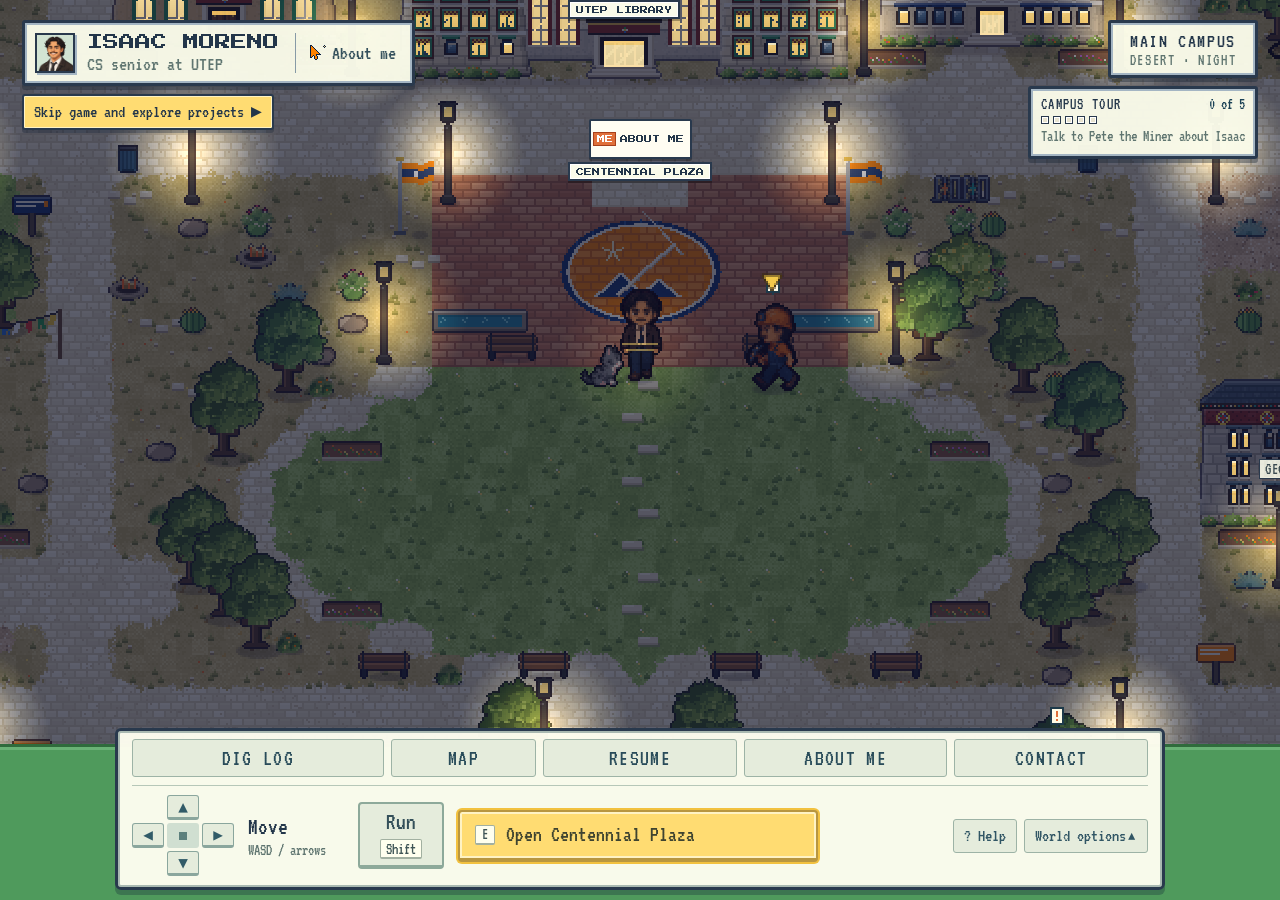
<file: index.html>
<!doctype html>
<html lang="en">
<head>
<meta charset="utf-8">
<meta name="viewport" content="width=device-width, initial-scale=1, viewport-fit=cover">
<title>Isaac Moreno / Playable Portfolio</title>
<meta name="description" content="Isaac Moreno, Computer Science senior at UTEP with a Minor in Mathematics. Walk a pixel-art UTEP campus where every landmark opens part of his portfolio.">
<meta property="og:title" content="Isaac Moreno / Playable Portfolio">
<meta property="og:description" content="A playable pixel-art portfolio set on the UTEP campus in El Paso, TX.">
<meta property="og:type" content="website">
<meta property="og:image" content="assets/og-image.png">
<meta name="theme-color" content="#1e3a4a">
<link rel="icon" href="assets/favicon.png?v=37">
<link rel="preload" href="assets/fonts/PressStart2P.woff2?v=37" as="font" type="font/woff2" crossorigin>
<link rel="preload" href="assets/fonts/VT323.woff2?v=37" as="font" type="font/woff2" crossorigin>
<link rel="stylesheet" href="css/style.css?v=37">
</head>
<body tabindex="-1">
<a class="skiplink" href="recruiter.html">Skip the game: plain recruiter view</a>
<main id="game" aria-label="Playable campus">
  <canvas id="screen" role="img" aria-label="Pixel-art map of the UTEP campus"></canvas>
  <div id="signs" aria-hidden="true"></div>
</main>

<header class="hud-top">
  <div class="hud-left">
  <div id="profile" class="card">
    <canvas id="portrait" width="80" height="80" data-css="40" aria-hidden="true"></canvas>
    <div class="who"><b>ISAAC MORENO</b><span>CS senior at UTEP</span></div>
    <button id="about-btn" class="hud-about" aria-label="About me, open the MinerDex"><img src="assets/cursors/miner-pointer.svg?v=37" width="16" height="16" alt="">About me</button>
  </div>
  <a id="skip-btn" class="card skipgame" href="recruiter.html"><span class="long">Skip game and explore projects</span><span class="short">Skip game</span> ▶</a>
  </div>
  <div class="hud-right">
    <div id="plate" class="card plate" aria-live="polite"><b id="plate-area">MAIN CAMPUS</b><span id="plate-sub">DESERT · DAYTIME</span></div>
    <div id="quest-hud" class="card quest-hud" aria-live="polite">
      <div class="qh-row"><b>CAMPUS TOUR</b><span id="quest-count">0 of 5</span></div>
      <div id="quest-dots" class="qdots" aria-hidden="true"></div>
      <span id="quest-obj">Optional tour: talk to each host mascot.</span>
      <div class="qh-actions"><button id="quest-reset" class="mini" type="button" hidden>Reset tour</button><button id="quest-again" class="mini" type="button" hidden>View reward</button></div>
    </div>
  </div>
</header>

<div id="strip" aria-hidden="true"></div>
<nav id="dock" class="card" aria-label="Game controls">
  <div class="tabs">
    <button data-open="log" aria-keyshortcuts="P">DIG LOG</button>
    <button data-open="map" aria-keyshortcuts="M">MAP</button>
    <a href="assets/Resume_Isaac_Moreno.pdf?v=37" target="_blank" rel="noopener" aria-label="Resume PDF, opens in a new tab">RESUME</a>
    <button data-open="about">ABOUT ME</button>
    <button data-open="contact" aria-keyshortcuts="C">CONTACT</button>
  </div>
  <div class="row">
    <div class="dpad" role="group" aria-label="Direction pad">
      <button data-dir="0,-1" class="d-up" aria-label="Move up">▲</button>
      <button data-dir="-1,0" class="d-left" aria-label="Move left">◀</button>
      <span class="d-mid" aria-hidden="true"></span>
      <button data-dir="1,0" class="d-right" aria-label="Move right">▶</button>
      <button data-dir="0,1" class="d-down" aria-label="Move down">▼</button>
    </div>
    <div class="dlabel"><b>Move</b><small>WASD / arrows</small></div>
    <button id="run-btn" class="run" aria-pressed="false" aria-label="Run (hold Shift)">Run<kbd>Shift</kbd></button>
    <button id="act-btn" class="act" disabled aria-keyshortcuts="E"><kbd>E</kbd><span id="act-label">Interact</span></button>
    <div class="side">
      <button data-open="help" class="mini">? Help</button>
      <button id="world-btn" class="mini wo" aria-expanded="false" aria-controls="world-menu"><span class="long">World options</span><span class="short">World</span> ▴</button>
    </div>
  </div>
</nav>

<div id="world-menu" class="card pop" hidden>
  <label for="opt-time">Time of day</label>
  <select id="opt-time"><option value="auto">Auto · El Paso clock</option><option value="day">Day</option><option value="dusk">Dusk</option><option value="night">Night</option></select>
  <label for="opt-weather">Weather</label>
  <select id="opt-weather"><option value="clear">Clear desert sky</option><option value="monsoon">Monsoon rain</option><option value="dust">Dust storm</option></select>
  <button id="opt-dusk">Switch to dusk</button>
  <button id="opt-sound" aria-pressed="false">Sound off</button>
  <button id="opt-start">Back to start</button>
  <div class="zoom"><button id="opt-zout" aria-label="Zoom out">−</button><span>Zoom</span><button id="opt-zin" aria-label="Zoom in">+</button></div>
</div>

<div id="toast" role="status" aria-live="polite"></div>

<div id="quest-win" hidden>
  <canvas id="quest-fx" aria-hidden="true"></canvas>
  <div class="quest-win-card card" role="dialog" aria-labelledby="quest-win-title" aria-modal="true">
    <h2 id="quest-win-title">You've seen it all</h2>
    <p>Thanks for walking the campus tour. Download Isaac's resume or send him a note.</p>
    <div class="btnrow">
      <a class="btn primary" href="assets/Resume_Isaac_Moreno.pdf?v=37" target="_blank" rel="noopener">Download resume</a>
      <button class="btn" type="button" data-act="open" data-id="contact" id="quest-contact">Contact me</button>
      <button class="btn ghost" type="button" id="quest-win-close">Close</button>
    </div>
  </div>
</div>

<div id="modal-wrap" hidden>
  <div id="modal" role="dialog" aria-modal="true" aria-labelledby="modal-title-sr">
    <div id="modal-head"><span id="crumb"></span><span id="modal-title-sr" class="sr"></span><span id="hdr-extra"></span><button id="modal-close" class="btn ghost">X Close</button></div>
    <div id="modal-body"></div>
  </div>
</div>

<div id="bus-fx" hidden aria-hidden="true"><canvas id="bus-canvas"></canvas><div id="bus-card"></div></div>

<noscript>
  <div class="noscript">
    <h1>Isaac Moreno</h1>
    <p>Computer Science senior at UTEP, Minor in Mathematics. Expected graduation Dec 2026. El Paso, TX.</p>
    <p>This playable campus needs JavaScript. Everything is also on the <a href="recruiter.html">plain recruiter page</a>, and the <a href="assets/Resume_Isaac_Moreno.pdf?v=37">resume PDF</a>.</p>
    <p>Email: <a href="mailto:ipmoreno1@miners.utep.edu">ipmoreno1@miners.utep.edu</a> · <a href="https://linkedin.com/in/isaac-moreno">LinkedIn</a> · <a href="https://github.com/Ipmoreno1">GitHub</a></p>
    <p class="fine">Fan-inspired by playable portfolios, not affiliated with any game company.</p>
  </div>
</noscript>
<script type="module" src="js/main.js?v=37"></script>
</body>
</html>
</file>
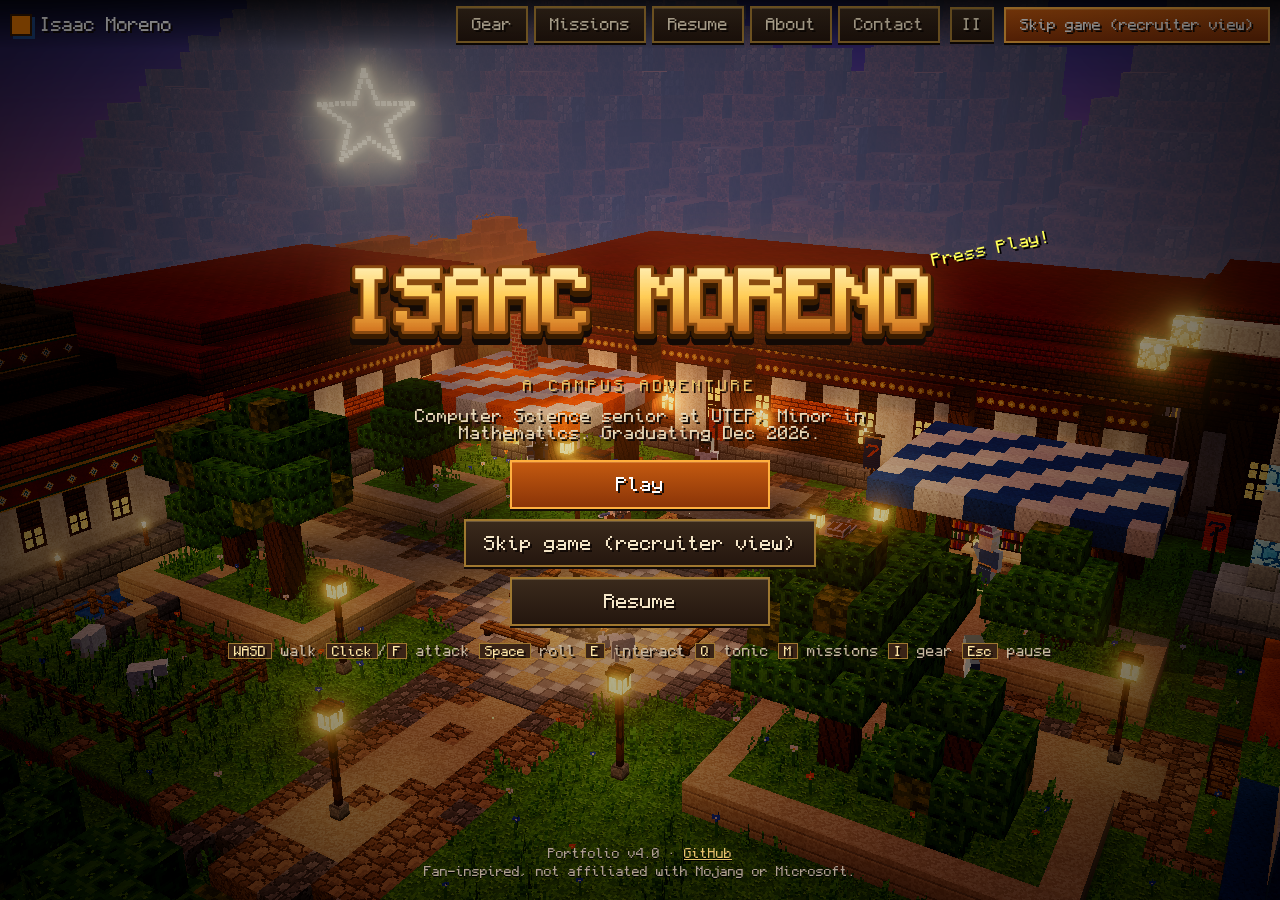
<file: dungeons/index.html>
<!doctype html>
<html lang="en">
<head>
  <meta charset="utf-8">
  <meta name="viewport" content="width=device-width, initial-scale=1, viewport-fit=cover">
  <title>Isaac Moreno / A Campus Adventure</title>
  <meta name="description" content="Isaac Moreno, UTEP Computer Science senior with a Minor in Mathematics (graduating Dec 2026). A camp-and-mission campus adventure covering his projects, research, experience, and resume.">
  <meta name="theme-color" content="#1f4a8a">
  <meta property="og:type" content="website">
  <meta property="og:title" content="Isaac Moreno / A Campus Adventure">
  <meta property="og:description" content="Start at Centennial Plaza, pick a UTEP landmark mission, and read Isaac Moreno's projects, research, and resume. Or skip straight to the plain recruiter view.">
  <meta property="og:image" content="https://ipmoreno.dev/dungeons/assets/og-image.png">
  <meta property="og:url" content="https://ipmoreno.dev/dungeons/">
  <meta name="twitter:card" content="summary_large_image">
  <link rel="icon" href="assets/favicon.png">
  <link rel="preload" href="assets/fonts/Monocraft.otf" as="font" type="font/otf" crossorigin>
  <link rel="stylesheet" href="css/style.css">
</head>
<body>
  <a class="skip-link" href="recruiter.html">Skip the game: recruiter view</a>
  <header class="topbar">
    <a class="brand" href="recruiter.html" aria-label="Isaac Moreno, plain portfolio view"><span class="brand-block" aria-hidden="true"></span><span class="brand-text">Isaac Moreno</span></a>
    <nav aria-label="Portfolio sections">
      <button class="ui-btn nav-btn" data-open="inventory" type="button">Gear</button>
      <button class="ui-btn nav-btn" data-open="map" type="button">Missions</button>
      <button class="ui-btn nav-btn" data-open="resume" type="button">Resume</button>
      <button class="ui-btn nav-btn" data-open="about" type="button">About</button>
      <button class="ui-btn nav-btn" data-open="contact" type="button">Contact</button>
    </nav>
    <button id="btn-pause" class="ui-btn pause-btn" type="button" aria-label="Pause and options">II</button>
    <a class="ui-btn skip-btn" href="recruiter.html"><span class="skip-long">Skip game (recruiter view)</span><span class="skip-short">Skip game</span></a>
  </header>

  <main>
    <h1 class="sr-only">Isaac Moreno, playable portfolio</h1>
    <canvas id="game" tabindex="0" aria-label="3D game view of a voxel UTEP camp and mission dungeons. Use the buttons, or the plain recruiter view, for the same content."></canvas>

    <div id="objective" class="objective" hidden>
      <span class="obj-mark" aria-hidden="true"></span>
      <span id="objective-text"></span>
    </div>

    <button id="prompt" class="prompt tip-box" hidden type="button"></button>
    <div id="chat" class="chat" aria-live="polite" aria-label="Chat"></div>
    <div id="toasts" class="toasts" aria-live="polite"></div>
    <div id="tooltip" class="tip-box floating" hidden role="tooltip"></div>

    <div class="hud" id="hud" hidden aria-label="Player status">
      <div class="hud-cluster">
        <div class="hud-wing left">
          <div class="soul-wrap" title="Souls"><div id="souls" class="soul-bar" role="progressbar" aria-label="Souls" aria-valuemin="0" aria-valuemax="100" aria-valuenow="0"><span id="souls-fill"></span></div></div>
          <div id="artifacts" class="art-row" aria-label="Artifacts">
            <button class="hud-slot art" data-art="0" type="button" aria-label="Artifact 1"><span class="key">1</span><img alt="" width="36" height="36"></button>
            <button class="hud-slot art" data-art="1" type="button" aria-label="Artifact 2"><span class="key">2</span><img alt="" width="36" height="36"></button>
            <button class="hud-slot art" data-art="2" type="button" aria-label="Artifact 3"><span class="key">3</span><img alt="" width="36" height="36"></button>
          </div>
        </div>
        <div class="hud-heart">
          <span id="xp-level" class="xp-level">1</span>
          <div id="heart-wrap" class="heart-wrap" role="img" aria-label="Health">
            <canvas id="heart-canvas" width="88" height="88"></canvas>
            <span id="heart-num" class="heart-num">100</span>
          </div>
        </div>
        <div class="hud-wing right">
          <div class="art-row">
            <button id="btn-potion" class="hud-slot potion" type="button" aria-label="Healing tonic, key Q"><img id="potion-icon" alt="" width="40" height="40"><span class="key">Q</span><span id="potion-cd" class="cd" hidden></span></button>
            <button id="btn-roll" class="hud-slot" type="button" aria-label="Roll, key Space"><img id="roll-icon" alt="" width="36" height="36"><span class="key">Sp</span><span id="roll-cd" class="cd" hidden></span></button>
            <div class="hud-slot quiet" id="arrows-slot" aria-label="Arrows"><img id="arrows-icon" alt="" width="32" height="32"><span id="arrows-num" class="count">30</span></div>
            <button id="btn-map" class="hud-slot" type="button" aria-label="Mission map, key M"><img id="map-icon" alt="" width="36" height="36"><span class="key">M</span></button>
          </div>
        </div>
        <div id="xp" class="xp" role="progressbar" aria-valuemin="0" aria-valuemax="10" aria-valuenow="0"><span class="xp-bar"><span id="xp-fill" class="xp-fill"></span></span></div>
      </div>
      <div class="hud-corner">
        <div class="currency" id="currency" aria-label="Paydirt"><img id="coin-icon" alt="" width="22" height="22"><span id="paydirt">0</span></div>
        <button id="btn-inv" class="hud-slot inv-btn" type="button" aria-label="Gear, key I"><img id="inv-icon" alt="" width="32" height="32"><span class="key">I</span></button>
      </div>
    </div>

    <div class="dpad" aria-label="Touch controls">
      <div id="stick" class="stick" aria-hidden="true"><span id="stick-knob" class="stick-knob"></span></div>
      <div class="ab">
        <button data-pad="x" aria-label="Attack" class="pad-x" type="button"><span aria-hidden="true">&#9876;</span></button>
        <button data-pad="b" aria-label="Roll" class="pad-b" type="button">B</button>
        <button data-pad="a" aria-label="Interact" class="pad-a" type="button">A</button>
        <button data-pad="q" aria-label="Drink tonic" class="pad-q" type="button"><span aria-hidden="true">&#9829;</span></button>
      </div>
    </div>
    <div id="nametag" class="nametag" hidden></div>
    <div id="mission-banner" class="mission-banner" hidden aria-live="polite"><p class="kicker">Mission</p><h2>Mission</h2><p></p></div>
    <div id="fade" class="fade" aria-hidden="true"></div>

    <div id="panel-wrap" class="overlay" hidden>
      <div id="panel" class="sheet" role="dialog" aria-modal="true" aria-labelledby="panel-title">
        <div class="sheet-head"><h2 id="panel-title">Panel</h2><button id="panel-close" class="ui-btn small close" aria-label="Close panel" type="button">X</button></div>
        <div id="panel-body" class="sheet-body"></div>
      </div>
    </div>

    <div id="inv-wrap" class="overlay" hidden>
      <div id="inv" class="sheet wide inv-sheet" role="dialog" aria-modal="true" aria-labelledby="inv-title">
        <div class="sheet-head"><h2 id="inv-title">Gear</h2><button id="inv-close" class="ui-btn small close" aria-label="Close gear" type="button">X</button></div>
        <div id="inv-body" class="sheet-body inv-body"></div>
      </div>
    </div>

    <div id="map-wrap" class="overlay map-overlay" hidden>
      <div id="map-labels" class="map-labels" aria-hidden="true"></div>
      <div id="worldmap" class="map-ui" role="dialog" aria-modal="true" aria-labelledby="map-title">
        <div class="map-head">
          <h2 id="map-title">Mission Select</h2>
          <p class="map-sub">UTEP and the Franklin Mountains, star included. Stylized, not to scale.</p>
          <button id="map-close" class="ui-btn small close" aria-label="Close map" type="button">X</button>
        </div>
        <ul id="mission-list" class="mission-list" aria-label="Missions"></ul>
        <aside id="briefing" class="briefing" aria-live="polite"></aside>
      </div>
    </div>

    <div id="loot-wrap" class="overlay" hidden>
      <div class="loot-stage" role="dialog" aria-modal="true" aria-labelledby="loot-name">
        <canvas id="loot-art" width="200" height="200" aria-hidden="true"></canvas>
        <p class="loot-kicker" id="loot-kicker">Item found</p>
        <h2 id="loot-name">Item</h2>
        <p id="loot-rarity" class="loot-rarity"></p>
        <p id="loot-desc" class="loot-desc"></p>
        <button id="loot-take" class="ui-btn big primary" type="button">Collect</button>
      </div>
    </div>

    <div id="complete-wrap" class="overlay" hidden>
      <div class="sheet complete-sheet" role="dialog" aria-modal="true" aria-labelledby="complete-title">
        <p class="complete-kicker">Mission complete</p>
        <h2 id="complete-title">Done</h2>
        <div id="complete-body" class="sheet-body"></div>
        <div class="btn-row">
          <button id="complete-read" class="ui-btn" type="button">Read the story</button>
          <button id="complete-continue" class="ui-btn big primary" type="button">Return to camp</button>
        </div>
      </div>
    </div>

    <section id="intro" class="intro" aria-labelledby="intro-title">
      <div class="intro-card">
        <h2 id="intro-title" class="logo"><canvas id="title-logo" aria-hidden="true"></canvas><span class="sr-only">Isaac Moreno</span><span id="splash" class="splash" aria-hidden="true">Hire this miner!</span></h2>
        <p class="edition">A CAMPUS ADVENTURE</p>
        <p class="intro-sub">Computer Science senior at UTEP, Minor in Mathematics. Graduating Dec 2026.</p>
        <div class="intro-btns">
          <button id="intro-start" class="ui-btn big primary" type="button">Play</button>
          <a class="ui-btn big" href="recruiter.html"><span class="skip-long">Skip game (recruiter view)</span><span class="skip-short">Skip game</span></a>
          <a class="ui-btn big" href="assets/Resume_Isaac_Moreno.pdf" target="_blank" rel="noopener">Resume</a>
        </div>
        <p class="intro-hint touch-hint">Drag the left stick to walk. <kbd>A</kbd> interacts, <kbd>B</kbd> rolls, the sword swings.</p>
        <p class="intro-hint keys-hint"><kbd>WASD</kbd> walk <kbd>Click</kbd>/<kbd>F</kbd> attack <kbd>Space</kbd> roll <kbd>E</kbd> interact <kbd>Q</kbd> tonic <kbd>M</kbd> missions <kbd>I</kbd> gear <kbd>Esc</kbd> pause</p>
      </div>
      <p class="intro-version">Portfolio v4.0 · <a href="https://github.com/Ipmoreno1" target="_blank" rel="noopener">GitHub</a></p>
      <p class="intro-fine">Fan-inspired, not affiliated with Mojang or Microsoft.</p>
    </section>
    <div id="loading" class="loading" role="status" aria-live="polite">
      <div class="load-card">
        <p class="load-title">Isaac Moreno</p>
        <p class="load-sub">A Campus Adventure</p>
        <div class="load-bar"><span id="load-fill"></span></div>
        <p id="load-text" class="load-text">Loading...</p>
        <a class="load-skip" href="recruiter.html">Skip game (recruiter view)</a>
      </div>
    </div>
    <div id="nogl" class="nogl" hidden role="alert">
      <div class="sheet"><div class="sheet-body">
        <h2>3D is not available here</h2>
        <p>This browser or device could not start WebGL, which the game needs.</p>
        <p>Everything is also on one plain page:</p>
        <p><a class="ui-btn primary big" href="recruiter.html">Open the recruiter view</a></p>
        <p><a class="ui-btn" href="assets/Resume_Isaac_Moreno.pdf">Resume (PDF)</a></p>
      </div></div>
    </div>
  </main>
  <noscript><p class="noscript">This game needs JavaScript. <a href="recruiter.html">View the plain portfolio instead.</a></p></noscript>
  <script type="module" src="js/game.js"></script>
</body>
</html>
</file>
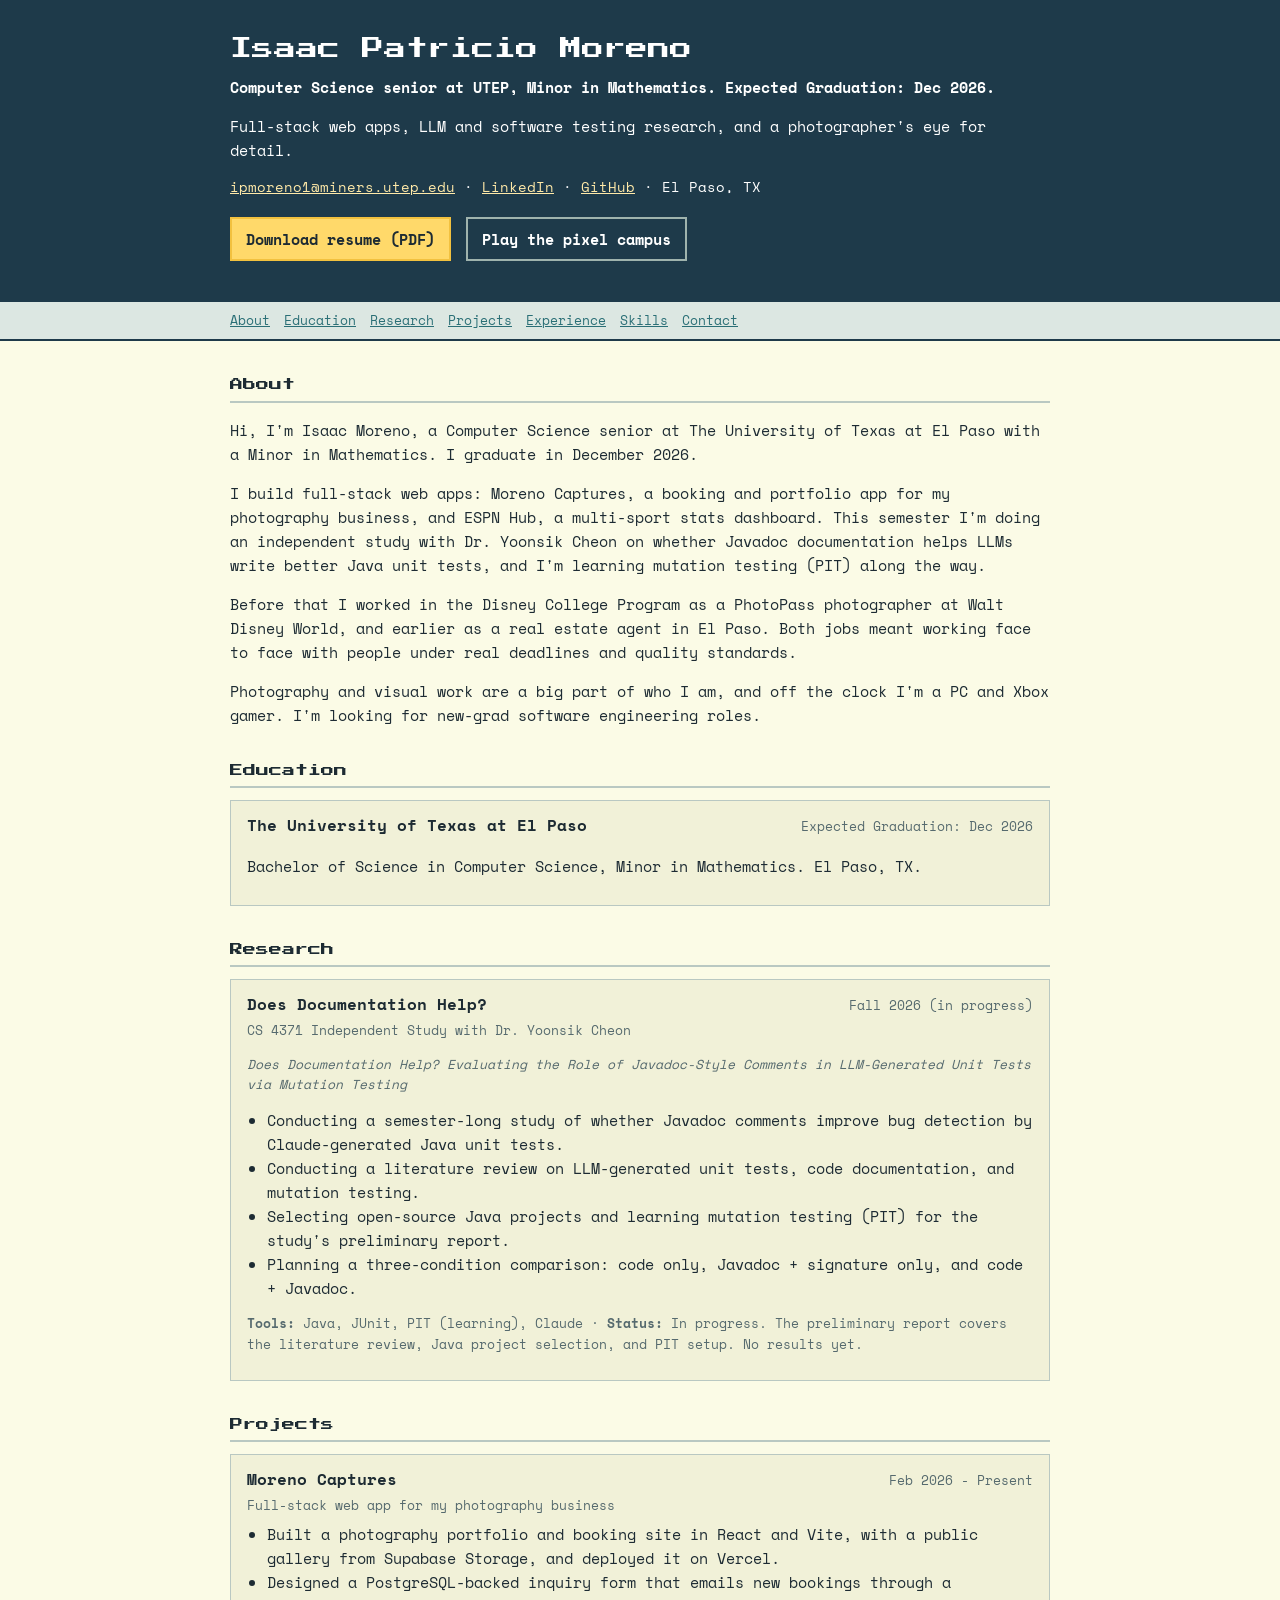
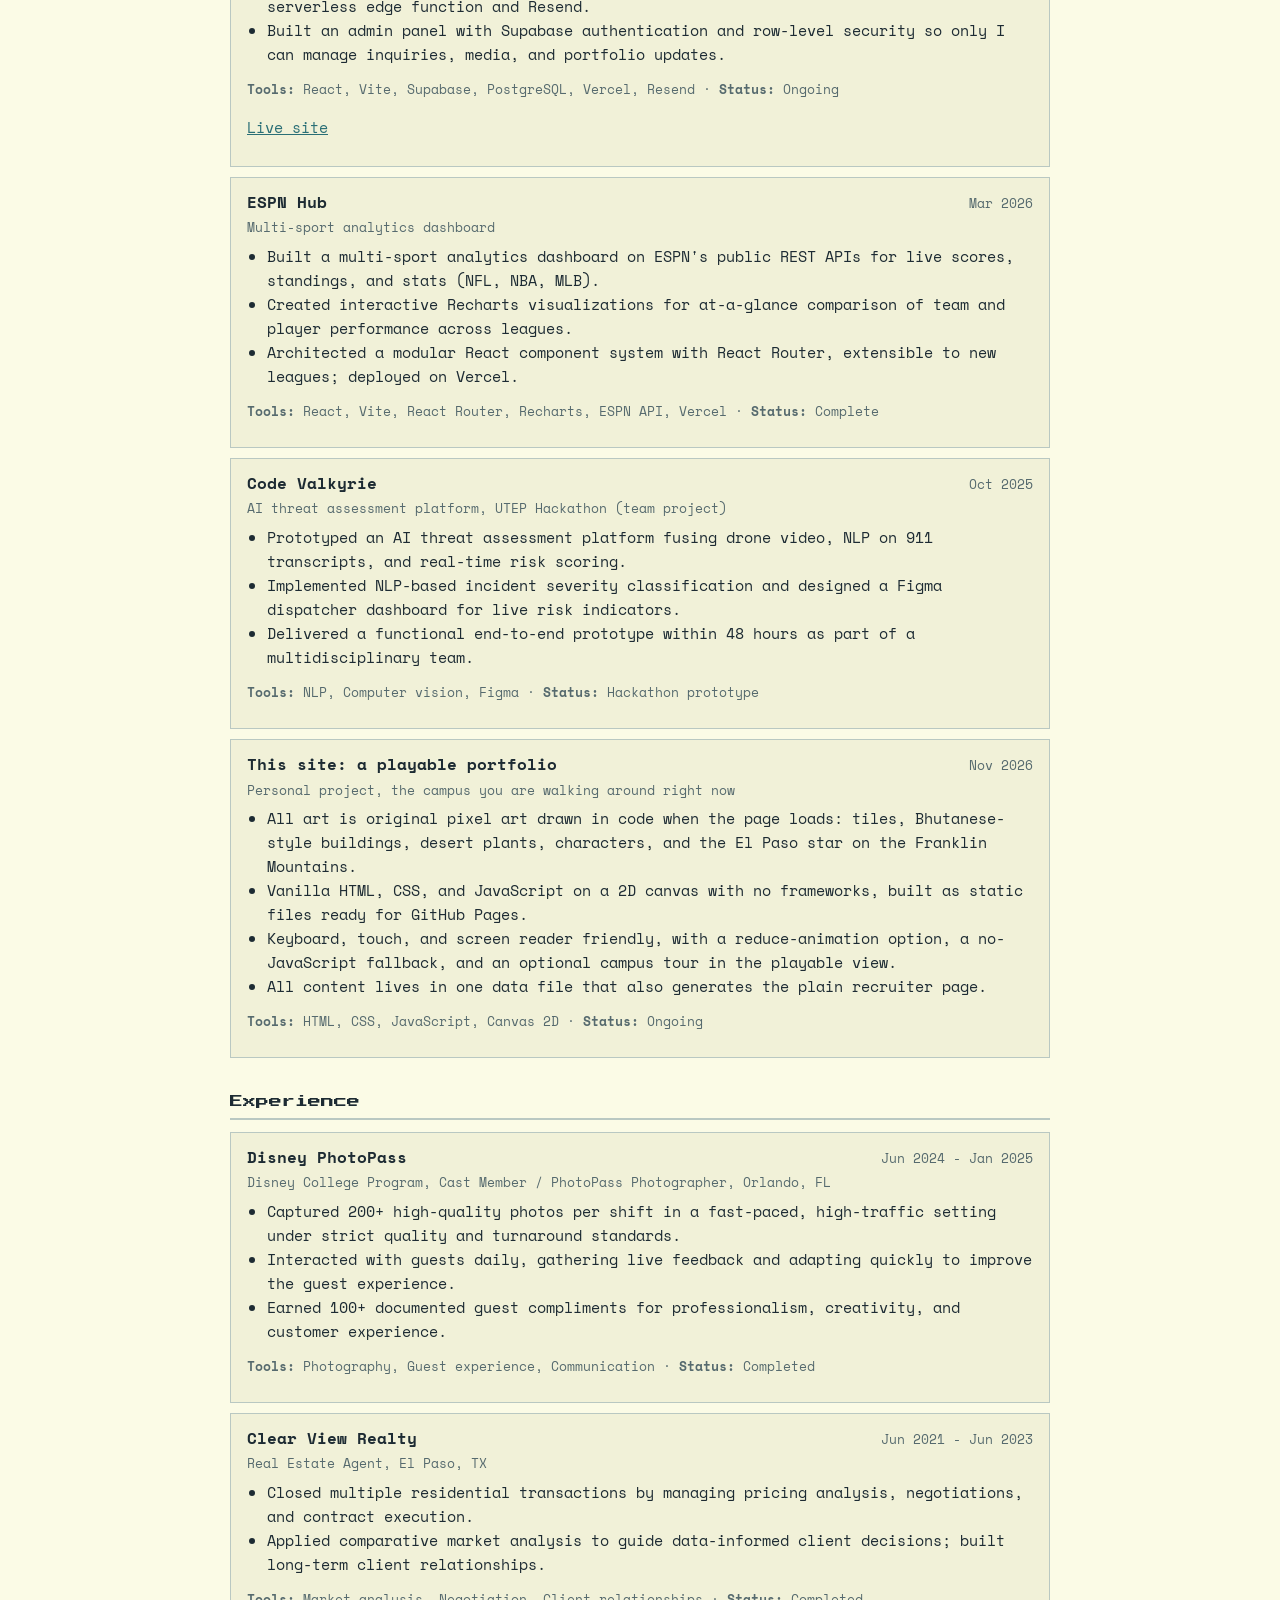
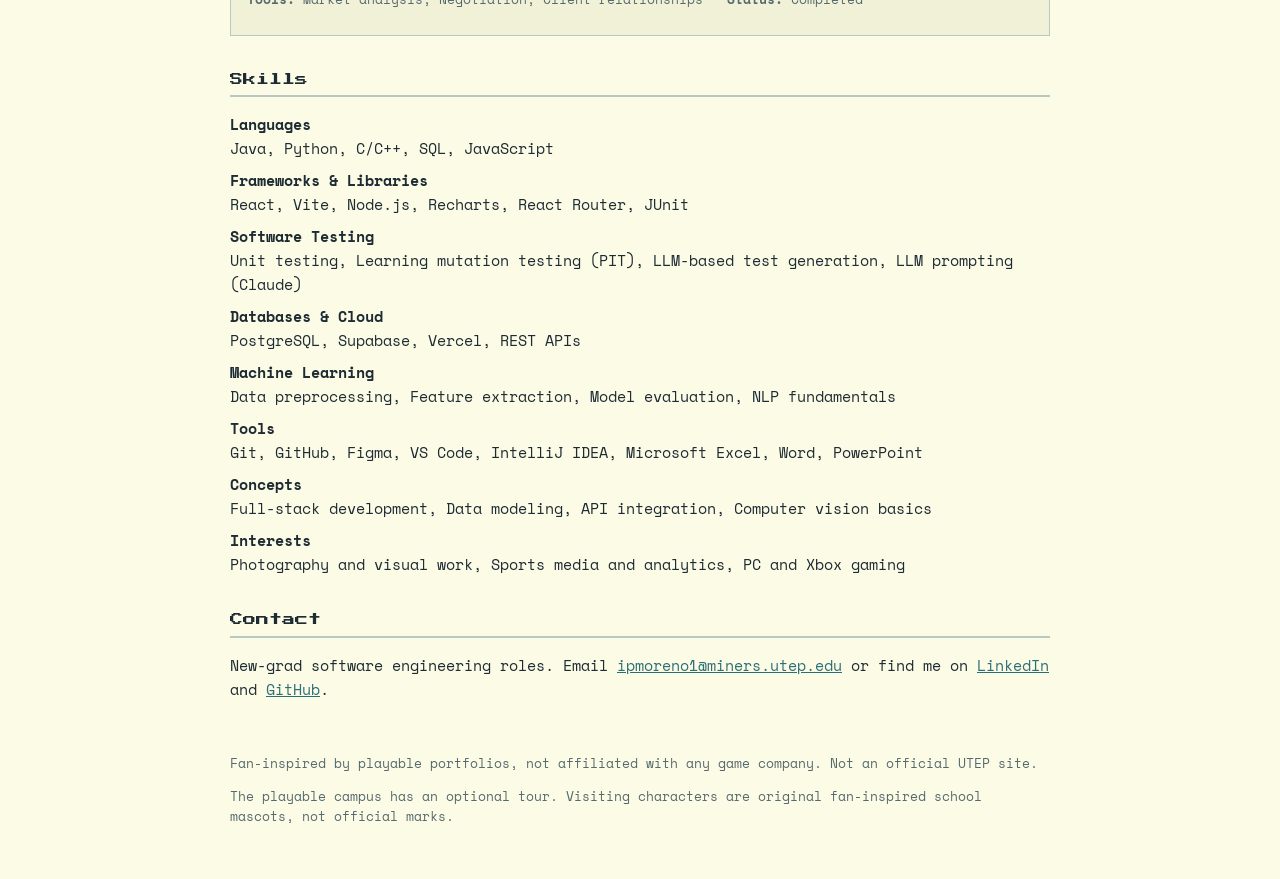
<file: recruiter.html>
<!doctype html>
<html lang="en"><head><meta charset="utf-8"><meta name="viewport" content="width=device-width, initial-scale=1">
<title>Isaac Moreno / Resume and projects</title>
<meta name="description" content="Computer Science senior at UTEP, Minor in Mathematics. Full-stack web apps, LLM and software testing research, and a photographer's eye for detail.">
<link rel="icon" href="assets/favicon.png?v=37"><link rel="stylesheet" href="css/recruiter.css?v=37"></head>
<body><a class="skiplink" href="#main">Skip to content</a>
<header class="top"><div class="wrap"><h1>Isaac Patricio Moreno</h1><p class="head">Computer Science senior at UTEP, Minor in Mathematics. Expected Graduation: Dec 2026.</p><p>Full-stack web apps, LLM and software testing research, and a photographer's eye for detail.</p>
<p class="links"><a href="mailto:ipmoreno1@miners.utep.edu">ipmoreno1@miners.utep.edu</a> · <a href="https://linkedin.com/in/isaac-moreno">LinkedIn</a> · <a href="https://github.com/Ipmoreno1">GitHub</a> · El Paso, TX</p>
<p class="cta"><a class="btn" href="assets/Resume_Isaac_Moreno.pdf?v=37">Download resume (PDF)</a> <a class="btn alt" href="index.html">Play the pixel campus</a></p></div></header>
<nav class="toc" aria-label="Sections"><div class="wrap"><a href="#about">About</a><a href="#education">Education</a><a href="#research">Research</a><a href="#projects">Projects</a><a href="#experience">Experience</a><a href="#skills">Skills</a><a href="#contact">Contact</a></div></nav>
<main id="main" class="wrap">
<section id="about"><h2>About</h2><p>Hi, I'm Isaac Moreno, a Computer Science senior at The University of Texas at El Paso with a Minor in Mathematics. I graduate in December 2026.</p><p>I build full-stack web apps: Moreno Captures, a booking and portfolio app for my photography business, and ESPN Hub, a multi-sport stats dashboard. This semester I'm doing an independent study with Dr. Yoonsik Cheon on whether Javadoc documentation helps LLMs write better Java unit tests, and I'm learning mutation testing (PIT) along the way.</p><p>Before that I worked in the Disney College Program as a PhotoPass photographer at Walt Disney World, and earlier as a real estate agent in El Paso. Both jobs meant working face to face with people under real deadlines and quality standards.</p><p>Photography and visual work are a big part of who I am, and off the clock I'm a PC and Xbox gamer. I'm looking for new-grad software engineering roles.</p></section>
<section id="education"><h2>Education</h2><article class="entry"><div class="eh"><h3>The University of Texas at El Paso</h3><span class="dates">Expected Graduation: Dec 2026</span></div><p>Bachelor of Science in Computer Science, Minor in Mathematics. El Paso, TX.</p></article></section>
<section id="research"><h2>Research</h2><article class="entry"><div class="eh"><h3>Does Documentation Help?</h3><span class="dates">Fall 2026 (in progress)</span></div>
<p class="kind">CS 4371 Independent Study with Dr. Yoonsik Cheon</p><p class="full">Does Documentation Help? Evaluating the Role of Javadoc-Style Comments in LLM-Generated Unit Tests via Mutation Testing</p>
<ul><li>Conducting a semester-long study of whether Javadoc comments improve bug detection by Claude-generated Java unit tests.</li><li>Conducting a literature review on LLM-generated unit tests, code documentation, and mutation testing.</li><li>Selecting open-source Java projects and learning mutation testing (PIT) for the study's preliminary report.</li><li>Planning a three-condition comparison: code only, Javadoc + signature only, and code + Javadoc.</li></ul>
<p class="stack"><b>Tools:</b> Java, JUnit, PIT (learning), Claude · <b>Status:</b> In progress. The preliminary report covers the literature review, Java project selection, and PIT setup. No results yet.</p>
</article></section>
<section id="projects"><h2>Projects</h2><article class="entry"><div class="eh"><h3>Moreno Captures</h3><span class="dates">Feb 2026 - Present</span></div>
<p class="kind">Full-stack web app for my photography business</p>
<ul><li>Built a photography portfolio and booking site in React and Vite, with a public gallery from Supabase Storage, and deployed it on Vercel.</li><li>Designed a PostgreSQL-backed inquiry form that emails new bookings through a serverless edge function and Resend.</li><li>Built an admin panel with Supabase authentication and row-level security so only I can manage inquiries, media, and portfolio updates.</li></ul>
<p class="stack"><b>Tools:</b> React, Vite, Supabase, PostgreSQL, Vercel, Resend · <b>Status:</b> Ongoing</p>
<p><a href="https://moreno-captures.vercel.app">Live site</a></p></article><article class="entry"><div class="eh"><h3>ESPN Hub</h3><span class="dates">Mar 2026</span></div>
<p class="kind">Multi-sport analytics dashboard</p>
<ul><li>Built a multi-sport analytics dashboard on ESPN's public REST APIs for live scores, standings, and stats (NFL, NBA, MLB).</li><li>Created interactive Recharts visualizations for at-a-glance comparison of team and player performance across leagues.</li><li>Architected a modular React component system with React Router, extensible to new leagues; deployed on Vercel.</li></ul>
<p class="stack"><b>Tools:</b> React, Vite, React Router, Recharts, ESPN API, Vercel · <b>Status:</b> Complete</p>
</article><article class="entry"><div class="eh"><h3>Code Valkyrie</h3><span class="dates">Oct 2025</span></div>
<p class="kind">AI threat assessment platform, UTEP Hackathon (team project)</p>
<ul><li>Prototyped an AI threat assessment platform fusing drone video, NLP on 911 transcripts, and real-time risk scoring.</li><li>Implemented NLP-based incident severity classification and designed a Figma dispatcher dashboard for live risk indicators.</li><li>Delivered a functional end-to-end prototype within 48 hours as part of a multidisciplinary team.</li></ul>
<p class="stack"><b>Tools:</b> NLP, Computer vision, Figma · <b>Status:</b> Hackathon prototype</p>
</article><article class="entry"><div class="eh"><h3>This site: a playable portfolio</h3><span class="dates">Nov 2026</span></div>
<p class="kind">Personal project, the campus you are walking around right now</p>
<ul><li>All art is original pixel art drawn in code when the page loads: tiles, Bhutanese-style buildings, desert plants, characters, and the El Paso star on the Franklin Mountains.</li><li>Vanilla HTML, CSS, and JavaScript on a 2D canvas with no frameworks, built as static files ready for GitHub Pages.</li><li>Keyboard, touch, and screen reader friendly, with a reduce-animation option, a no-JavaScript fallback, and an optional campus tour in the playable view.</li><li>All content lives in one data file that also generates the plain recruiter page.</li></ul>
<p class="stack"><b>Tools:</b> HTML, CSS, JavaScript, Canvas 2D · <b>Status:</b> Ongoing</p>
</article></section>
<section id="experience"><h2>Experience</h2><article class="entry"><div class="eh"><h3>Disney PhotoPass</h3><span class="dates">Jun 2024 - Jan 2025</span></div>
<p class="kind">Disney College Program, Cast Member / PhotoPass Photographer, Orlando, FL</p>
<ul><li>Captured 200+ high-quality photos per shift in a fast-paced, high-traffic setting under strict quality and turnaround standards.</li><li>Interacted with guests daily, gathering live feedback and adapting quickly to improve the guest experience.</li><li>Earned 100+ documented guest compliments for professionalism, creativity, and customer experience.</li></ul>
<p class="stack"><b>Tools:</b> Photography, Guest experience, Communication · <b>Status:</b> Completed</p>
</article><article class="entry"><div class="eh"><h3>Clear View Realty</h3><span class="dates">Jun 2021 - Jun 2023</span></div>
<p class="kind">Real Estate Agent, El Paso, TX</p>
<ul><li>Closed multiple residential transactions by managing pricing analysis, negotiations, and contract execution.</li><li>Applied comparative market analysis to guide data-informed client decisions; built long-term client relationships.</li></ul>
<p class="stack"><b>Tools:</b> Market analysis, Negotiation, Client relationships · <b>Status:</b> Completed</p>
</article></section>
<section id="skills"><h2>Skills</h2><dl class="skills"><dt>Languages</dt><dd>Java, Python, C/C++, SQL, JavaScript</dd><dt>Frameworks &amp; Libraries</dt><dd>React, Vite, Node.js, Recharts, React Router, JUnit</dd><dt>Software Testing</dt><dd>Unit testing, Learning mutation testing (PIT), LLM-based test generation, LLM prompting (Claude)</dd><dt>Databases &amp; Cloud</dt><dd>PostgreSQL, Supabase, Vercel, REST APIs</dd><dt>Machine Learning</dt><dd>Data preprocessing, Feature extraction, Model evaluation, NLP fundamentals</dd><dt>Tools</dt><dd>Git, GitHub, Figma, VS Code, IntelliJ IDEA, Microsoft Excel, Word, PowerPoint</dd><dt>Concepts</dt><dd>Full-stack development, Data modeling, API integration, Computer vision basics</dd><dt>Interests</dt><dd>Photography and visual work, Sports media and analytics, PC and Xbox gaming</dd></dl></section>
<section id="contact"><h2>Contact</h2><p>New-grad software engineering roles. Email <a href="mailto:ipmoreno1@miners.utep.edu">ipmoreno1@miners.utep.edu</a> or find me on <a href="https://linkedin.com/in/isaac-moreno">LinkedIn</a> and <a href="https://github.com/Ipmoreno1">GitHub</a>.</p></section>
</main>
<footer class="wrap foot"><p>Fan-inspired by playable portfolios, not affiliated with any game company. Not an official UTEP site.</p><p>The playable campus has an optional tour. Visiting characters are original fan-inspired school mascots, not official marks.</p></footer>
</body></html>
</file>
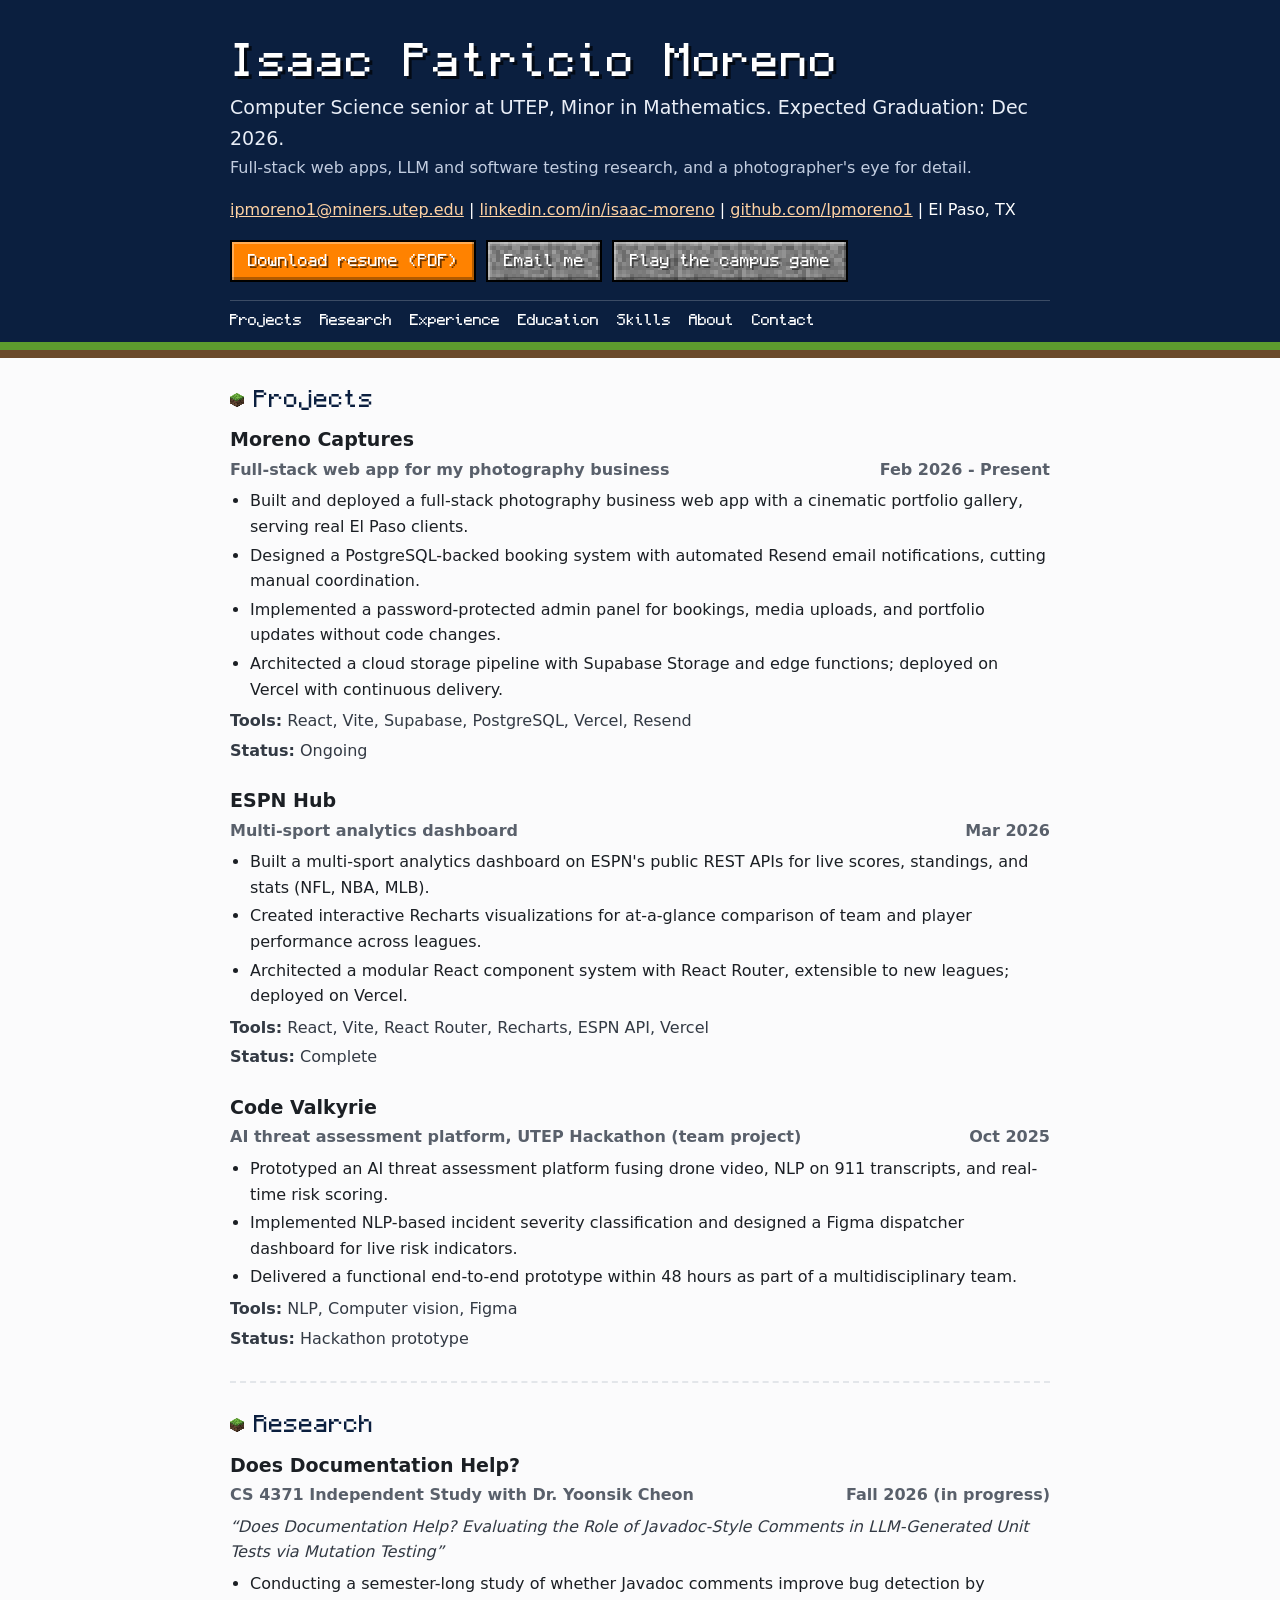
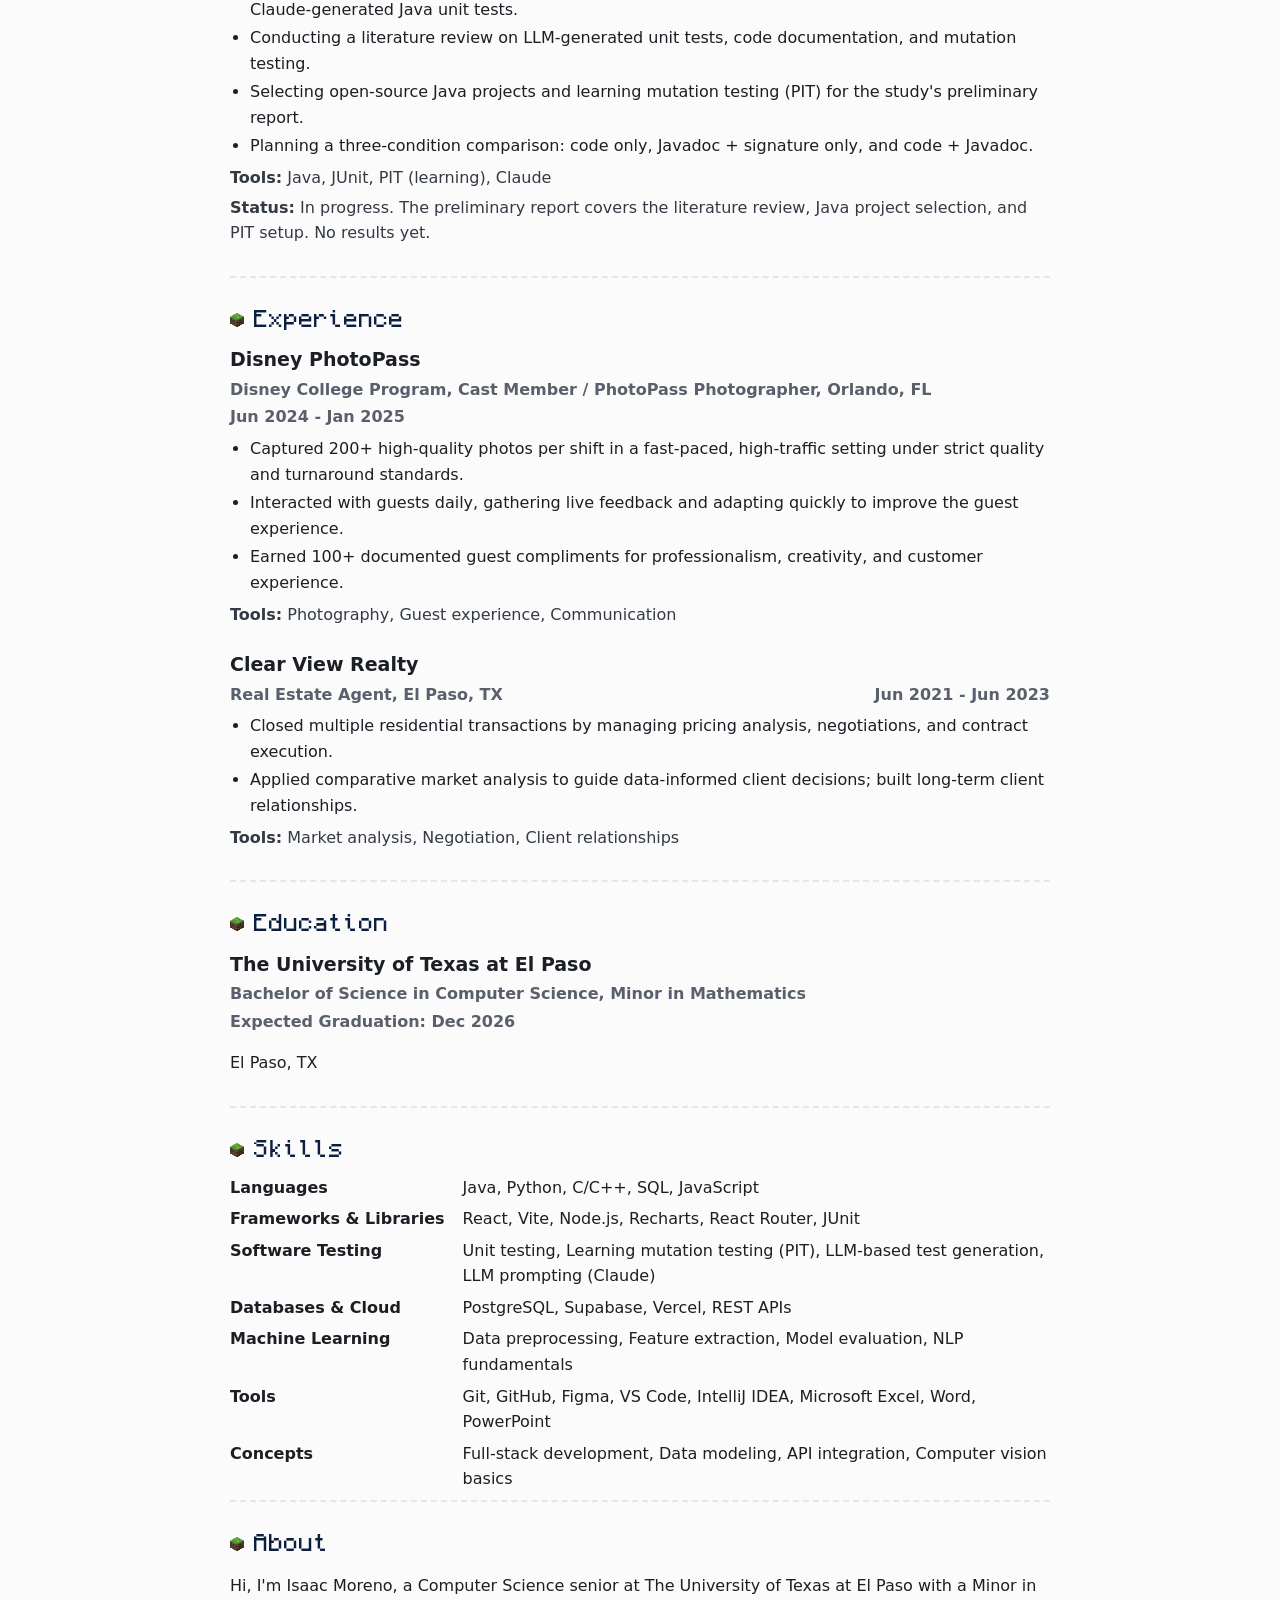
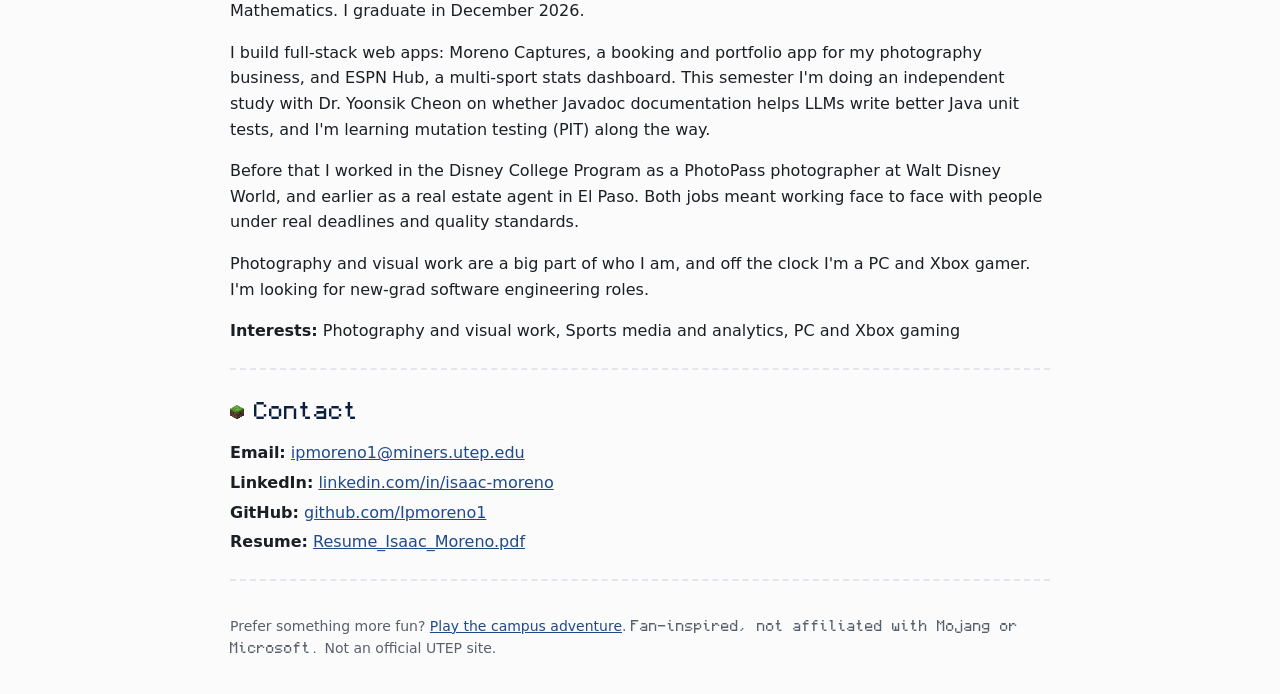
<file: dungeons/recruiter.html>
<!doctype html>
<html lang="en">
<head>
  <meta charset="utf-8">
  <meta name="viewport" content="width=device-width, initial-scale=1">
  <title>Isaac Moreno | Software Engineer, UTEP Computer Science</title>
  <meta name="description" content="Isaac Moreno: Computer Science senior at UTEP, Minor in Mathematics, graduating Dec 2026. Projects, research, experience, skills, and resume.">
  <meta name="author" content="Isaac Patricio Moreno">
  <meta name="theme-color" content="#1f4a8a">
  <link rel="canonical" href="https://ipmoreno.dev/dungeons/recruiter.html">
  <meta property="og:type" content="profile">
  <meta property="og:title" content="Isaac Moreno | Portfolio">
  <meta property="og:description" content="Isaac Moreno: Computer Science senior at UTEP, Minor in Mathematics, graduating Dec 2026. Projects, research, experience, skills, and resume.">
  <meta property="og:image" content="https://ipmoreno.dev/dungeons/assets/og-image.png">
  <meta property="og:url" content="https://ipmoreno.dev/dungeons/recruiter.html">
  <meta name="twitter:card" content="summary_large_image">
  <link rel="icon" href="assets/favicon.png">
  <link rel="stylesheet" href="css/recruiter.css">
  <script type="application/ld+json">{"@context":"https://schema.org","@type":"Person","name":"Isaac Patricio Moreno","email":"mailto:ipmoreno1@miners.utep.edu","alumniOf":{"@type":"CollegeOrUniversity","name":"The University of Texas at El Paso"},"sameAs":["https://linkedin.com/in/isaac-moreno","https://github.com/Ipmoreno1"],"address":{"@type":"PostalAddress","addressLocality":"El Paso","addressRegion":"TX","addressCountry":"US"}}</script>
</head>
<body>
  <a class="skip" href="#main">Skip to content</a>
  <header class="site">
    <div class="wrap">
      <h1>Isaac Patricio Moreno</h1>
      <p class="headline">Computer Science senior at UTEP, Minor in Mathematics. Expected Graduation: Dec 2026.</p>
      <p class="tagline">Full-stack web apps, LLM and software testing research, and a photographer&#39;s eye for detail.</p>
      <p class="contact"><a href="mailto:ipmoreno1@miners.utep.edu">ipmoreno1@miners.utep.edu</a> <span aria-hidden="true">|</span> <a href="https://linkedin.com/in/isaac-moreno">linkedin.com/in/isaac-moreno</a> <span aria-hidden="true">|</span> <a href="https://github.com/Ipmoreno1">github.com/Ipmoreno1</a> <span aria-hidden="true">|</span> El Paso, TX</p>
      <p class="actions">
        <a class="btn primary" href="assets/Resume_Isaac_Moreno.pdf" download="Resume_Isaac_Moreno.pdf">Download resume (PDF)</a>
        <a class="btn" href="mailto:ipmoreno1@miners.utep.edu">Email me</a>
        <a class="btn" href="index.html">Play the campus game</a>
      </p>
      <nav aria-label="Sections"><a href="#projects">Projects</a><a href="#research">Research</a><a href="#experience">Experience</a><a href="#education">Education</a><a href="#skills">Skills</a><a href="#about">About</a><a href="#contact">Contact</a></nav>
    </div>
  </header>
  <main id="main" class="wrap">
    <section id="projects" aria-labelledby="h-projects">
      <h2 id="h-projects">Projects</h2>
      <article class="item" id="moreno-captures">
        <header>
          <h3>Moreno Captures</h3>
          <p class="meta"><span>Full-stack web app for my photography business</span><span class="date">Feb 2026 - Present</span></p>
        </header>
        
        <ul><li>Built and deployed a full-stack photography business web app with a cinematic portfolio gallery, serving real El Paso clients.</li><li>Designed a PostgreSQL-backed booking system with automated Resend email notifications, cutting manual coordination.</li><li>Implemented a password-protected admin panel for bookings, media uploads, and portfolio updates without code changes.</li><li>Architected a cloud storage pipeline with Supabase Storage and edge functions; deployed on Vercel with continuous delivery.</li></ul>
        <p class="stack"><span class="label">Tools:</span> React, Vite, Supabase, PostgreSQL, Vercel, Resend</p>
        <p class="status"><span class="label">Status:</span> Ongoing</p>
        
      </article>
      <article class="item" id="espn-hub">
        <header>
          <h3>ESPN Hub</h3>
          <p class="meta"><span>Multi-sport analytics dashboard</span><span class="date">Mar 2026</span></p>
        </header>
        
        <ul><li>Built a multi-sport analytics dashboard on ESPN&#39;s public REST APIs for live scores, standings, and stats (NFL, NBA, MLB).</li><li>Created interactive Recharts visualizations for at-a-glance comparison of team and player performance across leagues.</li><li>Architected a modular React component system with React Router, extensible to new leagues; deployed on Vercel.</li></ul>
        <p class="stack"><span class="label">Tools:</span> React, Vite, React Router, Recharts, ESPN API, Vercel</p>
        <p class="status"><span class="label">Status:</span> Complete</p>
        
      </article>
      <article class="item" id="code-valkyrie">
        <header>
          <h3>Code Valkyrie</h3>
          <p class="meta"><span>AI threat assessment platform, UTEP Hackathon (team project)</span><span class="date">Oct 2025</span></p>
        </header>
        
        <ul><li>Prototyped an AI threat assessment platform fusing drone video, NLP on 911 transcripts, and real-time risk scoring.</li><li>Implemented NLP-based incident severity classification and designed a Figma dispatcher dashboard for live risk indicators.</li><li>Delivered a functional end-to-end prototype within 48 hours as part of a multidisciplinary team.</li></ul>
        <p class="stack"><span class="label">Tools:</span> NLP, Computer vision, Figma</p>
        <p class="status"><span class="label">Status:</span> Hackathon prototype</p>
        
      </article>
    </section>
    <section id="research" aria-labelledby="h-research">
      <h2 id="h-research">Research</h2>
      <article class="item" id="javadoc-llm-tests">
        <header>
          <h3>Does Documentation Help?</h3>
          <p class="meta"><span>CS 4371 Independent Study with Dr. Yoonsik Cheon</span><span class="date">Fall 2026 (in progress)</span></p>
        </header>
        <p class="full"><em>&ldquo;Does Documentation Help? Evaluating the Role of Javadoc-Style Comments in LLM-Generated Unit Tests via Mutation Testing&rdquo;</em></p>
        <ul><li>Conducting a semester-long study of whether Javadoc comments improve bug detection by Claude-generated Java unit tests.</li><li>Conducting a literature review on LLM-generated unit tests, code documentation, and mutation testing.</li><li>Selecting open-source Java projects and learning mutation testing (PIT) for the study&#39;s preliminary report.</li><li>Planning a three-condition comparison: code only, Javadoc + signature only, and code + Javadoc.</li></ul>
        <p class="stack"><span class="label">Tools:</span> Java, JUnit, PIT (learning), Claude</p>
        <p class="status"><span class="label">Status:</span> In progress. The preliminary report covers the literature review, Java project selection, and PIT setup. No results yet.</p>
        
      </article>
    </section>
    <section id="experience" aria-labelledby="h-exp">
      <h2 id="h-exp">Experience</h2>
      <article class="item" id="disney-photopass">
        <header>
          <h3>Disney PhotoPass</h3>
          <p class="meta"><span>Disney College Program, Cast Member / PhotoPass Photographer, Orlando, FL</span><span class="date">Jun 2024 - Jan 2025</span></p>
        </header>
        
        <ul><li>Captured 200+ high-quality photos per shift in a fast-paced, high-traffic setting under strict quality and turnaround standards.</li><li>Interacted with guests daily, gathering live feedback and adapting quickly to improve the guest experience.</li><li>Earned 100+ documented guest compliments for professionalism, creativity, and customer experience.</li></ul>
        <p class="stack"><span class="label">Tools:</span> Photography, Guest experience, Communication</p>
        
        
      </article>
      <article class="item" id="clear-view-realty">
        <header>
          <h3>Clear View Realty</h3>
          <p class="meta"><span>Real Estate Agent, El Paso, TX</span><span class="date">Jun 2021 - Jun 2023</span></p>
        </header>
        
        <ul><li>Closed multiple residential transactions by managing pricing analysis, negotiations, and contract execution.</li><li>Applied comparative market analysis to guide data-informed client decisions; built long-term client relationships.</li></ul>
        <p class="stack"><span class="label">Tools:</span> Market analysis, Negotiation, Client relationships</p>
        
        
      </article>
    </section>
    <section id="education" aria-labelledby="h-edu">
      <h2 id="h-edu">Education</h2>
      <article class="item"><header><h3>The University of Texas at El Paso</h3><p class="meta"><span>Bachelor of Science in Computer Science, Minor in Mathematics</span><span class="date">Expected Graduation: Dec 2026</span></p></header><p>El Paso, TX</p></article>
    </section>
    <section id="skills" aria-labelledby="h-skills">
      <h2 id="h-skills">Skills</h2>
      <dl class="skills"><dt>Languages</dt><dd>Java, Python, C/C++, SQL, JavaScript</dd><dt>Frameworks &amp; Libraries</dt><dd>React, Vite, Node.js, Recharts, React Router, JUnit</dd><dt>Software Testing</dt><dd>Unit testing, Learning mutation testing (PIT), LLM-based test generation, LLM prompting (Claude)</dd><dt>Databases &amp; Cloud</dt><dd>PostgreSQL, Supabase, Vercel, REST APIs</dd><dt>Machine Learning</dt><dd>Data preprocessing, Feature extraction, Model evaluation, NLP fundamentals</dd><dt>Tools</dt><dd>Git, GitHub, Figma, VS Code, IntelliJ IDEA, Microsoft Excel, Word, PowerPoint</dd><dt>Concepts</dt><dd>Full-stack development, Data modeling, API integration, Computer vision basics</dd></dl>
    </section>
    <section id="about" aria-labelledby="h-about">
      <h2 id="h-about">About</h2>
      <p>Hi, I&#39;m Isaac Moreno, a Computer Science senior at The University of Texas at El Paso with a Minor in Mathematics. I graduate in December 2026.</p>
      <p>I build full-stack web apps: Moreno Captures, a booking and portfolio app for my photography business, and ESPN Hub, a multi-sport stats dashboard. This semester I&#39;m doing an independent study with Dr. Yoonsik Cheon on whether Javadoc documentation helps LLMs write better Java unit tests, and I&#39;m learning mutation testing (PIT) along the way.</p>
      <p>Before that I worked in the Disney College Program as a PhotoPass photographer at Walt Disney World, and earlier as a real estate agent in El Paso. Both jobs meant working face to face with people under real deadlines and quality standards.</p>
      <p>Photography and visual work are a big part of who I am, and off the clock I&#39;m a PC and Xbox gamer. I&#39;m looking for new-grad software engineering roles.</p>
      <p><span class="label">Interests:</span> Photography and visual work, Sports media and analytics, PC and Xbox gaming</p>
    </section>
    <section id="contact" aria-labelledby="h-contact">
      <h2 id="h-contact">Contact</h2>
      <ul class="contact-list">
        <li><span class="label">Email:</span> <a href="mailto:ipmoreno1@miners.utep.edu">ipmoreno1@miners.utep.edu</a></li>
        <li><span class="label">LinkedIn:</span> <a href="https://linkedin.com/in/isaac-moreno">linkedin.com/in/isaac-moreno</a></li>
        <li><span class="label">GitHub:</span> <a href="https://github.com/Ipmoreno1">github.com/Ipmoreno1</a></li>
        <li><span class="label">Resume:</span> <a href="assets/Resume_Isaac_Moreno.pdf">Resume_Isaac_Moreno.pdf</a></li>
      </ul>
    </section>
  </main>
  <footer class="wrap foot"><p>Prefer something more fun? <a href="index.html">Play the campus adventure</a>. <span class="mc">Fan-inspired, not affiliated with Mojang or Microsoft.</span> Not an official UTEP site.</p></footer>
</body>
</html>
</file>
<file: css/style.css>
/* UTEP Pixel Campus, v10 "crisp" UI.
   Rules for crispness: Press Start 2P only at 8 / 16 / 24 px (its 8px grid lands on whole pixels),
   whole-pixel borders and offsets, no translate(-50%) centering (it causes half-pixel blur). */
@font-face { font-family: "PressStart"; src: url("../assets/fonts/PressStart2P.woff2?v=37") format("woff2"); font-display: swap; }
@font-face { font-family: "VT323"; src: url("../assets/fonts/VT323.woff2?v=37") format("woff2"); font-weight: 400; font-display: swap; }
@font-face { font-family: "SpaceMono"; src: url("../assets/fonts/SpaceMono-Regular.woff2?v=37") format("woff2"); font-weight: 400; font-display: swap; }
@font-face { font-family: "SpaceMono"; src: url("../assets/fonts/SpaceMono-Bold.woff2?v=37") format("woff2"); font-weight: 700; font-display: swap; }
:root {
  --paper: #fafbea; --paper2: #f2f3e1; --card: #e8efdf; --card2: #dfe9d6; --cardline: #b3c7b3;
  --ink: #23364a; --text: #34505c; --muted: #5f7570; --frame: #29394d; --ring: #a4b5c3; --head: #e0e8e6; --headline: #879aa6;
  --btn: #e5ecdc; --btnline: #9db3a6; --primary: #24566e; --primary2: #1b4256;
  --yellow: #ffdc72; --yellow2: #b89640; --hero: #fcf6dc; --heroline: #d9b54a; --orange: #e0702a;
  --pix: "PressStart", "Press Start 2P", ui-monospace, monospace; --mono: "SpaceMono", ui-monospace, "Courier New", monospace; --vt: "VT323", "SpaceMono", ui-monospace, monospace;
  --shadow: 0 4px 0 rgba(23, 36, 52, .38);
}
* { box-sizing: border-box; }
html, body { margin: 0; height: 100%; overflow: hidden; background: #4f9a5c; color: var(--ink); font: 400 18px/1.25 var(--vt);
  -webkit-font-smoothing: antialiased; -moz-osx-font-smoothing: grayscale; text-rendering: optimizeLegibility; font-kerning: none; }
b, strong, th, .dlabel b { font-weight: 400; }
.pix, .h1, .dex-name, .who b, .sign b, .sign .chip, .sign .chip i, #crumb, .pet-btn, #bus-card, .mono.big, .stepn { font-family: var(--pix); font-weight: 400; -webkit-font-smoothing: none; text-rendering: optimizeSpeed; letter-spacing: 0; }
button, select, input { font: inherit; color: inherit; }
a { color: var(--primary); }
[hidden] { display: none !important; }
.sr { position: absolute; width: 1px; height: 1px; overflow: hidden; clip: rect(0 0 0 0); white-space: nowrap; }
.skiplink { position: absolute; left: 8px; top: -60px; z-index: 50; background: var(--yellow); color: var(--ink); padding: 8px 12px; border: 2px solid var(--frame); }
.skiplink:focus { top: 8px; }
:focus-visible { outline: 3px solid #d8a640; outline-offset: 2px; }
#screen { position: fixed; left: 0; top: 0; display: block; image-rendering: pixelated; }
/* signs over entrances */
#signs { position: fixed; inset: 0; pointer-events: none; overflow: hidden; }
.sign { position: absolute; left: 0; top: 0; display: flex; flex-direction: column; align-items: center; gap: 3px; white-space: nowrap; will-change: transform; }
.sign b { background: var(--paper); border: 2px solid var(--frame); box-shadow: inset 0 0 0 1px #fff, 0 2px 0 rgba(0,0,0,.3); padding: 4px 6px 3px; font-size: 8px; line-height: 8px; text-transform: uppercase; color: var(--ink); }
.sign .chip { display: inline-flex; align-items: center; gap: 4px; background: #fffdf2; border: 2px solid var(--frame); box-shadow: 0 2px 0 rgba(0,0,0,.3); padding: 2px 6px 2px 2px; font-size: 8px; line-height: 8px; color: var(--ink); text-transform: uppercase; }
.sign .chip i { font-style: normal; background: #e0703a; color: #fff; font-size: 8px; line-height: 8px; padding: 2px 2px 2px 3px; border: 1px solid #a8401a; }
.sign.minor b { font: 400 16px/16px var(--vt); letter-spacing: .04em; padding: 1px 5px; border-width: 1px; background: rgba(250,251,234,.9); color: #3a4a50; box-shadow: none; -webkit-font-smoothing: antialiased; }
.sign.bus b { background: #f2f2ee; border-color: var(--primary); color: var(--primary); }

/* shared frame: dark 3px border, light inset ring, hard drop shadow */
.card { background: rgba(250, 251, 234, .97); border: 3px solid var(--frame); border-radius: 3px; box-shadow: inset 0 0 0 2px var(--ring), var(--shadow); }
/* HUD */
.hud-top { position: fixed; left: 22px; right: 22px; top: 20px; display: flex; justify-content: space-between; align-items: flex-start; gap: 10px; pointer-events: none; z-index: 5; }
.hud-top > * { pointer-events: auto; }
.hud-left { display: flex; flex-direction: column; align-items: flex-start; gap: 8px; pointer-events: none; } .hud-left > * { pointer-events: auto; }
#profile { display: flex; align-items: center; gap: 12px; padding: 10px 14px 10px 10px; }
#portrait { width: 40px; height: 40px; image-rendering: auto; border: 2px solid var(--frame); background: #d1e3d3; box-shadow: 2px 2px 0 var(--ring); }
.who { display: flex; flex-direction: column; gap: 6px; }
.who b { font-size: 16px; line-height: 16px; color: var(--ink); }
.who span { font-size: 20px; line-height: 16px; color: var(--muted); }
.hud-about { display: flex; align-items: center; gap: 6px; align-self: stretch; margin-left: 4px; padding: 0 2px 0 14px; border: 0; border-left: 1px solid var(--headline); background: none; font: 400 20px/20px var(--vt); color: var(--text); }
.hud-about img { width: 16px; height: 16px; image-rendering: pixelated; }
.hud-about:hover { color: var(--primary2); text-decoration: underline; text-underline-offset: 3px; }
.skipgame { padding: 6px 10px; font: 400 18px/20px var(--vt); text-decoration: none; color: var(--ink); background: var(--yellow); border-width: 2px; box-shadow: inset 0 0 0 1px #fff3c4, 0 3px 0 rgba(23,36,52,.35); }
.skipgame:hover { background: #ffd04f; }
.skipgame .short, .wo .short { display: none; }
.plate { padding: 8px 14px; text-align: center; display: flex; flex-direction: column; gap: 2px; min-width: 150px; }
.plate b { font: 400 20px/20px var(--vt); letter-spacing: .08em; color: var(--ink); }
.plate span { font-size: 16px; line-height: 14px; letter-spacing: .1em; color: var(--muted); }
.hud-right { display: flex; flex-direction: column; align-items: flex-end; gap: 8px; pointer-events: none; }
.hud-right > * { pointer-events: auto; }
.quest-hud { padding: 7px 10px 8px; min-width: 168px; max-width: 230px; display: flex; flex-direction: column; gap: 4px; }
.quest-hud b { font: 400 16px/16px var(--vt); letter-spacing: .08em; color: var(--ink); }
.qh-row { display: flex; justify-content: space-between; align-items: baseline; gap: 10px; white-space: nowrap; }
#quest-count { font: 400 16px/16px var(--vt); color: var(--primary2); }
#quest-obj { font-size: 16px; line-height: 16px; color: var(--muted); }
.qdots { display: flex; gap: 4px; }
.qdot { width: 8px; height: 8px; border: 1px solid var(--frame); background: #e8e4d0; box-shadow: inset 0 0 0 1px #fff; }
.qdot.on { background: #ff8200; border-color: #c46200; }
.qh-actions { display: flex; gap: 6px; }
.qh-actions .mini { min-height: 26px; padding: 3px 7px; font-size: 14px; }
#quest-win { position: fixed; inset: 0; z-index: 30; display: flex; align-items: center; justify-content: center; padding: 18px; background: rgba(18, 36, 54, .55); }
#quest-win[hidden] { display: none !important; }
#quest-fx { position: absolute; inset: 0; width: 100%; height: 100%; pointer-events: none; image-rendering: pixelated; }
.quest-win-card { position: relative; z-index: 1; max-width: 420px; padding: 22px 22px 18px; text-align: center; }
.quest-win-card h2 { font: 400 16px/24px var(--pix); color: var(--ink); margin: 0 0 10px; }
.quest-win-card p { margin: 0 0 16px; }
.quest-win-card .btnrow { justify-content: center; flex-wrap: wrap; gap: 8px; }
.mcards.n5 { grid-template-columns: repeat(2, minmax(0, 1fr)); }
/* green frame under the world */
#strip { position: fixed; left: 0; right: 0; bottom: 0; height: 96px; background: #4f9a5c; border-top: 3px solid #2f6b3c; box-shadow: inset 0 3px 0 #6ab276; z-index: 1; }
/* dock: wide cream panel, tab row, then controls */
#dock { position: fixed; z-index: 6; left: 0; right: 0; margin: 0 auto; bottom: 10px; width: min(1050px, calc(100% - 28px)); padding: 8px 14px 11px; border-radius: 6px; background: rgba(252, 252, 238, .98); box-shadow: inset 0 0 0 2px #a9b9b1, 0 5px 0 rgba(23,46,59,.33); }
.tabs { display: grid; grid-template-columns: 1.3fr .75fr 1fr 1.05fr 1fr; gap: 7px; padding-bottom: 8px; border-bottom: 1px solid #b6c7b8; }
.tabs > * { display: flex; align-items: center; justify-content: center; min-height: 38px; padding: 6px 8px; background: var(--btn); border: 1px solid var(--btnline); border-radius: 3px; font: 400 22px/22px var(--vt); letter-spacing: .06em; color: #294c5a; text-decoration: none; }
.tabs > *:hover { background: var(--primary); border-color: var(--primary2); color: #fff9df; }
.row { display: flex; align-items: center; gap: 14px; padding-top: 9px; }
.dpad { display: grid; grid-template-columns: repeat(3, 32px); grid-template-rows: repeat(3, 25px); gap: 3px; flex-shrink: 0; }
.dpad button, .d-mid { display: grid; place-items: center; background: var(--btn); border: 1px solid #8aa69d; border-bottom-width: 3px; border-radius: 3px; padding: 0; font-size: 16px; line-height: 1; color: #315b68; touch-action: none; user-select: none; -webkit-user-select: none; }
.dpad button.down { background: var(--yellow); }
.d-up { grid-area: 1/2; } .d-left { grid-area: 2/1; } .d-right { grid-area: 2/3; } .d-down { grid-area: 3/2; }
.d-mid { grid-area: 2/2; border: 0; background: #d0dfd1; } .d-mid::before { content: ""; width: 8px; height: 8px; background: #5c807d; }
.dlabel { display: flex; flex-direction: column; gap: 4px; min-width: 96px; } .dlabel b { font: 400 24px/24px var(--vt); color: var(--ink); } .dlabel small { color: var(--muted); font-size: 16px; line-height: 14px; }
kbd { display: inline-grid; place-items: center; min-width: 20px; height: 20px; font: 400 16px/1 var(--vt); border: 1px solid #a2b0a1; border-bottom-width: 2px; background: #ffffee; padding: 0 5px; margin: 0 1px; border-radius: 2px; color: #405656; }
.run { display: flex; flex-direction: column; align-items: center; justify-content: center; gap: 5px; min-width: 86px; min-height: 52px; background: var(--btn); border: 2px solid #8da99a; border-bottom-width: 4px; border-radius: 4px; padding: 6px 10px; font: 400 24px/24px var(--vt); color: #34505a; touch-action: none; }
.run.on { background: var(--yellow); border-color: var(--yellow2); }
.act { flex: 1; max-width: 360px; display: flex; align-items: center; gap: 10px; min-height: 52px; background: var(--yellow); border: 2px solid var(--yellow2); border-bottom-width: 4px; border-radius: 4px; padding: 6px 14px; font: 400 22px/23px var(--vt); text-align: left; color: #3f4430; }
.act:disabled { background: #fbe9a8; color: #a69a6c; border-color: #cdb46a; }
.act kbd { font-size: 16px; }
#act-btn:not([disabled]) { box-shadow: inset 0 0 0 2px #fff3c4, 0 0 0 2px #f2c13f; animation: actpulse 1.6s ease-in-out infinite; }
@keyframes actpulse { 50% { box-shadow: inset 0 0 0 2px #fff3c4, 0 0 0 4px rgba(242,193,63,.5); } }
html.reduce #act-btn:not([disabled]) { animation: none; }
.side { display: flex; gap: 7px; margin-left: auto; align-items: center; flex-shrink: 0; }
.mini { display: flex; align-items: center; justify-content: center; min-height: 34px; padding: 5px 10px; background: var(--btn); border: 1px solid var(--btnline); border-radius: 3px; font: 400 18px/20px var(--vt); color: #315665; white-space: nowrap; }
.mini:hover { background: #d6e6d7; }
/* world options pop */
.pop { position: fixed; z-index: 8; right: max(14px, calc(50vw - 511px)); bottom: 132px; width: 230px; padding: 12px; display: flex; flex-direction: column; gap: 7px; border-width: 2px; border-radius: 5px; box-shadow: 0 5px 18px rgba(23,50,62,.25); }
.pop label { font-size: 16px; color: var(--muted); }
.pop select, .pop button { min-height: 34px; background: var(--btn); border: 1px solid var(--btnline); border-radius: 3px; padding: 5px 9px; text-align: left; font-size: 18px; }
.zoom { display: flex; align-items: center; justify-content: space-between; } .zoom button { width: 42px; text-align: center !important; font: 400 24px/1 var(--vt); }
#toast { position: fixed; left: 0; right: 0; margin: 0 auto; width: max-content; max-width: calc(100vw - 30px); bottom: 150px; background: var(--paper); border: 2px solid var(--frame); border-radius: 3px; padding: 7px 14px; box-shadow: inset 0 0 0 1px #fff, var(--shadow); opacity: 0; pointer-events: none; transform: translateY(8px); transition: opacity .25s, transform .25s; z-index: 9; text-align: center; }
#toast.show { opacity: 1; transform: translateY(0); }
.pet-btn { position: fixed; left: 0; top: 0; z-index: 4; background: #fff; border: 2px solid #c94a5c; color: #a3283c; font-size: 8px; line-height: 8px; padding: 6px 7px; box-shadow: 0 2px 0 rgba(0,0,0,.3); }

/* modal: blue-gray frame like a dialogue box */
#modal-wrap { position: fixed; inset: 0; z-index: 20; background: rgba(18, 36, 54, .53); display: flex; align-items: center; justify-content: center; padding: 18px; }
#modal-wrap[hidden] { display: none; }
#modal { width: min(980px, 94vw); max-height: min(94vh, 1000px); display: flex; flex-direction: column; background: var(--paper); color: #2c3e4c; border: 4px solid var(--frame); border-radius: 4px; box-shadow: inset 0 0 0 4px var(--ring), 8px 8px 0 rgba(31,48,75,.38); overflow: hidden; animation: pop .14s steps(3, end); }
#modal.k-about { width: min(960px, 94vw); } #modal.k-help { width: min(900px, 94vw); }
@keyframes pop { from { opacity: 0; } }
#modal-head { display: flex; align-items: center; gap: 8px; min-height: 58px; margin: 4px 4px 0; padding: 10px 14px 10px 18px; background: var(--head); border-bottom: 3px solid var(--headline); }
#crumb { flex: 1; font-size: 16px; line-height: 16px; color: #354d5c; }
#modal-close, #hdr-extra .btn { min-height: 36px; padding: 5px 12px; background: #f8f9eb; border: 2px solid #7f9198; border-radius: 2px; font: 400 20px/20px var(--vt); color: #354658; box-shadow: none; }
#modal-close:hover, #hdr-extra .btn:hover { background: #e3ebe0; }
#modal-body { padding: 22px 28px 22px; margin: 0 4px 4px; overflow: auto; overscroll-behavior: contain; }
#modal-body p { margin: 8px 0; }
.btn { display: inline-flex; align-items: center; justify-content: center; gap: 8px; min-height: 40px; background: var(--btn); color: #2f5866; border: 1px solid var(--btnline); border-radius: 3px; padding: 8px 14px; text-decoration: none; font: 400 20px/20px var(--vt); }
.btn:hover { background: #d8e6d6; border-color: #6f8f86; }
.btn.primary { background: var(--primary); color: #fff9df; border: 1px solid var(--primary2); border-bottom-width: 3px; }
.btn.primary:hover { background: #2c6782; }
.btn.ghost { background: var(--paper); }
.btn.sm { min-height: 36px; padding: 7px 11px; font-size: 20px; background: #e7ecdd; }
.btnrow { display: flex; flex-wrap: wrap; gap: 8px; margin: 16px 0; }
.eyebrow { font-size: 16px; line-height: 16px; letter-spacing: .16em; text-transform: uppercase; color: #5d7a70; margin: 0 0 4px !important; }
.eyebrow.light { color: #cfe0dc; }
.h1 { font-size: 24px; line-height: 32px; margin: 4px 0 14px; color: var(--ink); }
.h2 { font: 400 28px/31px var(--vt); margin: 0; color: #fff; }
.h3 { font: 400 24px/27px var(--vt); margin: 18px 0 8px; color: #2f5562; }
.sec { font: 400 28px/28px var(--vt); margin: 24px 0 12px; padding-bottom: 10px; border-bottom: 2px solid #b6c9b5; color: #2f5562; }
.muted { color: var(--muted); } .small { font-size: 18px; } .fine { font-size: 16px; color: var(--muted); margin-top: 14px !important; }
.lead { font-size: 22px; }
.note { background: var(--card); border-left: 3px solid #9fbbab; padding: 8px 12px; font-size: 18px; color: var(--muted); }
/* Dig Log */
.filters { display: flex; flex-wrap: wrap; gap: 10px; align-items: center; justify-content: space-between; margin: 18px 0 8px; }
#log-search { flex: 1; min-width: 200px; max-width: 340px; min-height: 40px; background: #fffff2; border: 2px solid #a5b9af; border-radius: 3px; padding: 7px 10px; font-size: 18px; }
.chips { display: flex; gap: 6px; flex-wrap: wrap; }
.chip { min-height: 40px; background: var(--paper); border: 1px solid var(--btnline); border-radius: 2px; padding: 6px 12px; font: 400 18px/20px var(--vt); color: #2f5866; }
.chip[aria-pressed="true"] { background: #2f6274; color: #fff9df; border-color: #244b5e; }
.count { font-size: 16px; color: var(--muted); }
.grid2 { display: grid; grid-template-columns: repeat(2, minmax(0, 1fr)); gap: 12px; }
.grid3 { display: grid; grid-template-columns: repeat(3, minmax(0, 1fr)); gap: 10px; }
.pcard { display: flex; flex-direction: column; gap: 6px; text-align: left; background: #f4f4e5; border: 2px solid #afc0b5; border-radius: 3px; padding: 16px 16px 14px; min-height: 200px; color: #345260; }
.pcard:hover, .pcard:focus-visible { border-color: #507c88; box-shadow: 4px 4px 0 #9ab9b1; }
.pc-top { display: flex; justify-content: space-between; align-items: center; margin-bottom: 4px; }
.no { font-size: 16px; letter-spacing: .14em; color: #58726e; }
.vis { color: #2f7a3a; margin-right: 6px; }
.mono { display: inline-grid; place-items: center; min-width: 32px; font: 400 28px/28px var(--vt); color: #4f7a73; }
.mono.big { width: 72px; height: 64px; font-size: 24px; line-height: 24px; background: var(--card); border: 2px solid var(--frame); box-shadow: 4px 4px 0 #bed0b6; color: var(--primary); }
.pc-title { font: 400 28px/31px var(--vt); color: #2e4e5c; }
.pc-sum { font-size: 18px; line-height: 20px; color: #50665c; flex: 1; }
.pc-meta { font-size: 16px; color: var(--muted); }
.pc-stack { font-size: 16px; color: #3c6e7c; }
.phead { display: flex; justify-content: space-between; gap: 12px; align-items: flex-start; }
.full { font-size: 18px; color: var(--muted); font-style: italic; }
.callout { background: var(--card); border-left: 3px solid #9fbbab; padding: 8px 12px; margin: 12px 0; } .callout p { margin: 0 !important; }
.tchips, .fchips { display: flex; flex-wrap: wrap; gap: 6px; margin: 8px 0; }
.tchip { background: var(--card); border: 1px solid var(--cardline); border-radius: 2px; padding: 3px 8px; font-size: 16px; }
.fchip { background: #f6e6bd; border: 1px solid #d9c38a; border-radius: 2px; padding: 3px 8px; font-size: 16px; }
.steps { display: grid; grid-template-columns: repeat(auto-fill, minmax(220px, 1fr)); gap: 10px; }
.step { background: var(--card); border: 2px solid var(--cardline); border-radius: 3px; padding: 10px 12px; }
.step p { margin: 6px 0 0 !important; font-size: 18px; }
.stepn { font-size: 8px; line-height: 8px; color: var(--muted); }
.box { border: 2px solid var(--cardline); border-radius: 3px; background: var(--card); padding: 14px 16px; margin-top: 12px; }
.feature { display: flex; gap: 14px; align-items: center; justify-content: space-between; flex-wrap: wrap; } .feature > div { flex: 1; min-width: 240px; }
.src { font-size: 16px; white-space: nowrap; }
/* Map */
.acard { border: 2px solid #9fb7aa; border-radius: 3px; background: var(--card); display: flex; flex-direction: column; overflow: hidden; }
.acard.here { border-color: #507c88; }
.acard img { width: 100%; height: auto; aspect-ratio: 3 / 1.25; object-fit: cover; image-rendering: pixelated; border-bottom: 2px solid #9fb7aa; display: block; }
.ac-body { padding: 10px 14px 14px; } .ac-body .h3 { margin: 2px 0 2px; }
.ac-body .btn { min-height: 0; padding: 4px 0; border: 0; background: none; color: #2f5866; }
.here-tag { display: inline-block; margin-top: 4px; font: 400 16px/19px var(--vt); background: var(--yellow); border: 1px solid var(--yellow2); padding: 2px 8px; }
.place { display: grid; grid-template-columns: 20px 1fr auto; column-gap: 8px; text-align: left; background: #f1f3e3; border: 2px solid #c0cfbf; border-radius: 3px; padding: 10px 14px 10px 10px; color: #2f5562; }
.place:hover, .place:focus-visible { border-color: #507c88; background: var(--card2); }
.pl-star { grid-row: 1 / 3; align-self: center; color: #7c9a8a; font-size: 16px; }
.pl-name { font: 400 22px/26px var(--vt); } .pl-theme { grid-column: 2; font-size: 16px; color: var(--muted); }
.place > span:last-child { grid-row: 1 / 3; grid-column: 3; align-self: center; font-size: 16px; color: #4b6a6a; }
/* Help */
.narrow { max-width: 620px; margin: 4px auto; }
table.help { width: 100%; border-collapse: collapse; background: var(--card); border: 1px solid var(--cardline); border-radius: 3px; margin: 14px 0; }
table.help th, table.help td { text-align: left; padding: 9px 14px; border-bottom: 1px solid #cbd8c6; font-size: 18px; line-height: 16px; }
table.help th { width: 110px; font-weight: 400; color: #2f5562; }
.check { display: flex; gap: 8px; align-items: center; font-size: 18px; }

/* MinerDex (About me) */
.dex-hero { display: grid; grid-template-columns: 146px minmax(0, 1fr) auto; gap: 8px 18px; padding: 14px 18px 14px; background: var(--hero); border: 3px solid var(--frame); border-radius: 3px; box-shadow: inset 0 0 0 3px var(--heroline), 3px 3px 0 rgba(31,48,75,.2); }
.dex-pic { grid-row: 1 / 3; padding-top: 6px; }
#mc-portrait { display: block; width: 134px; height: 134px; image-rendering: auto; border: 3px solid #fffaf0; outline: 2px solid #3e5e5a; background: #d1e3d3; box-shadow: 6px 6px 0 2px #bed0b6; margin: 2px; }
.dex-id { min-width: 0; }
.dex-eyebrow { font-size: 16px; line-height: 16px; letter-spacing: .16em; text-transform: uppercase; color: #658377; margin: 0 0 4px !important; }
.dex-name { font-size: 16px; line-height: 24px; margin: 0; color: var(--ink); }
.dex-tag { font: 400 24px/26px var(--vt); color: #3d7477; margin: 4px 0 6px !important; }
.dex-deg { font-size: 18px; line-height: 16px; color: #3e5560; margin: 0 !important; }
.dex-side { display: flex; flex-direction: column; gap: 8px; align-items: stretch; width: 340px; }
.dex-types { display: flex; gap: 6px; justify-content: flex-end; flex-wrap: wrap; }
.type { padding: 2px 7px; border: 2px solid var(--frame); font: 400 18px/22px var(--vt); white-space: nowrap; color: #23364a; box-shadow: inset 0 0 0 1px #fff; }
.type i { font-style: normal; font-weight: 400; font-size: 16px; color: #4d6466; }
.type.t1 { background: #e6f1d6; } .type.t2 { background: #dceaf4; }
.dex-stats { display: grid; grid-template-columns: 1fr 1fr; gap: 6px; }
.dex-stats div { display: flex; flex-direction: column; gap: 2px; padding: 5px 10px 6px; background: var(--card); border: 2px solid #3e5560; }
.dex-stats i { font-style: normal; white-space: nowrap; font-size: 16px; line-height: 14px; letter-spacing: .1em; color: #4d6466; }
.dex-stats b { font-size: 22px; line-height: 18px; color: var(--ink); }
.dex-bio { grid-column: 2 / -1; margin: 2px 0 0 !important; font-size: 20px; line-height: 22px; color: #4e6266; }
.dex-actions { display: grid; grid-template-columns: 1.3fr 1fr 1fr; gap: 10px; margin: 16px 0 10px; }
.dex-actions .btn { min-height: 46px; }
.dex-controls { display: flex; justify-content: center; flex-wrap: wrap; gap: 8px 24px; margin: 0 !important; padding: 9px 14px; background: #f2efd8; border: 1px solid #d0d6bc; border-radius: 3px; font-size: 18px; color: #65716b; }
.dex-controls span { display: flex; align-items: center; gap: 6px; } .dex-controls b { color: #476165; }
.dex-h { font: 400 28px/28px var(--vt); margin: 16px 0 8px; color: #315865; font-weight: 400; }
.dex-hrow { display: flex; align-items: baseline; justify-content: space-between; } .dex-hrow .dex-h { margin-bottom: 10px; }
.dex-link { background: none; border: 0; padding: 4px 0; font: 400 20px/20px var(--vt); color: #3c6e7c; }
.dex-link:hover { text-decoration: underline; text-underline-offset: 3px; }
.dex-grid2 { display: grid; grid-template-columns: repeat(2, minmax(0, 1fr)); gap: 10px; }
.dex-grid3 { display: grid; grid-template-columns: repeat(3, minmax(0, 1fr)); gap: 10px; }
.dexc { position: relative; display: flex; gap: 8px; align-items: flex-start; text-align: left; padding: 11px 24px 11px 10px; background: var(--card); border: 2px solid var(--cardline); border-radius: 4px; color: #345b67; }
.dexc:hover, .dexc:focus-visible { border-color: #477b84; background: var(--card2); }
.dx-mono { font: 400 26px/26px var(--vt); color: #628e7c; min-width: 30px; }
.dx-body { display: flex; flex-direction: column; gap: 2px; min-width: 0; }
.dx-body small { font-size: 16px; line-height: 16px; letter-spacing: .06em; text-transform: uppercase; color: #70836c; }
.dx-body strong { font: 400 26px/28px var(--vt); color: #2e5260; }
.dx-body em { font-style: normal; font-size: 18px; line-height: 16px; color: #3e5560; }
.dx-sum, .dx-stack { font-size: 18px; line-height: 18px; color: #55716a; }
.dx-go { position: absolute; top: 8px; right: 10px; font-size: 20px; color: #355a64; }
.dex-edu { display: flex; flex-direction: column; gap: 0; margin-top: 12px; font-size: 18px; line-height: 18px; color: #4e6560; }
.dex-edu b { color: #2f5562; }
.dex-moves { display: flex; flex-direction: column; gap: 2px; margin-top: 10px; padding: 9px 14px; background: var(--card); border-left: 3px solid #9fbbab; font-size: 18px; line-height: 18px; color: #3e5560; }
.dex-moves b { color: #2f5562; letter-spacing: .06em; }
.dex-talk { display: flex; align-items: center; justify-content: space-between; gap: 18px; flex-wrap: wrap; margin-top: 14px; padding-top: 14px; border-top: 2px solid #bccdb5; }
.dex-talk .dex-h { margin: 0 0 4px; } .dex-talk p { margin: 0 !important; font-size: 18px; color: #62766d; }
.dex-btns { display: flex; gap: 8px; flex-wrap: wrap; }
.talk { display: flex; justify-content: space-between; gap: 12px; align-items: center; flex-wrap: wrap; border-top: 2px solid #bccdb5; padding-top: 12px; margin-top: 16px; }
.talk .h3 { margin: 4px 0; } .talk .btnrow { margin: 6px 0; }
.skrow { display: grid; grid-template-columns: 200px 1fr; gap: 8px; padding: 7px 0; border-bottom: 1px dashed var(--cardline); }
.sklabel { font: 400 18px/27px var(--vt); color: #2f5562; } .skitems { display: flex; flex-wrap: wrap; gap: 5px; }
/* dialogue */
#modal.k-npc { width: min(680px, 94vw); }
#modal-head.npc { background: var(--frame); border-bottom-color: var(--frame); } #modal-head.npc #crumb { display: none; } #modal-head.npc + #modal-body { padding-top: 0; }
.k-npc #modal-head { justify-content: flex-end; }
.npc-top { display: flex; gap: 14px; align-items: center; background: var(--frame); margin: 0 -30px 14px; padding: 0 30px 14px; color: #fff; }
#npc-portrait { width: 64px; height: 64px; image-rendering: pixelated; border: 2px solid #fff; }
#npc-text { font-size: 22px; line-height: 22px; min-height: 3em; }
.choice { text-align: left; background: var(--card); border: 2px solid var(--cardline); border-radius: 3px; padding: 12px; font: 400 20px/23px var(--vt); color: #2f5562; display: flex; justify-content: space-between; gap: 8px; }
.choice.on, .choice:hover { border-color: #507c88; background: var(--card2); }
.mcard { align-items: center; min-height: 72px; }
.mcard .mc-t { display: block; font: 400 8px/12px var(--pix); color: #23485a; -webkit-font-smoothing: none; margin-bottom: 4px; }
.mcard .mc-s { display: block; font: 400 18px/18px var(--vt); color: #5d7f86; }
.mcard .mc-go { flex: none; width: 22px; height: 22px; display: grid; place-items: center; border: 2px solid #8fb0b4; background: #fffaf0; font-size: 12px; color: #2f5562; }
.npc-foot { justify-content: space-between; align-items: center; margin-top: 14px; } #npc-go:empty { display: none; } .npc-foot > .ghost { margin-left: auto; }
.mcards.n4 { grid-template-columns: repeat(2, minmax(0, 1fr)); }
/* bus transition */
#bus-fx { position: fixed; inset: 0; z-index: 30; background: rgba(22,52,66,0); transition: background .4s; display: grid; place-items: center; }
#bus-fx.show { background: rgba(22,62,101,.92); }
#bus-canvas { position: absolute; inset: 0; width: 100%; height: 100%; image-rendering: pixelated; }
#bus-card { position: relative; top: 96px; background: var(--paper); border: 3px solid var(--frame); box-shadow: inset 0 0 0 2px var(--ring), var(--shadow); padding: 12px 18px; font-size: 16px; line-height: 16px; }
.noscript { position: fixed; inset: 0; z-index: 99; background: var(--paper); padding: 30px; overflow: auto; font-size: 24px; }
html.reduce * { animation: none !important; transition: none !important; }

/* tablets */
@media (max-width: 980px) {
  .dlabel { display: none; }
  .side { flex-direction: column; align-items: stretch; gap: 5px; }
}
/* phones */
@media (max-width: 760px) {
  .hud-top { left: 8px; right: 8px; top: 8px; gap: 6px; }
  .hud-left { gap: 6px; }
  #profile { gap: 8px; padding: 6px 8px 6px 6px; border-width: 2px; }
  .who { gap: 4px; } .who b { font-size: 8px; line-height: 8px; } .who span { font-size: 16px; line-height: 16px; white-space: nowrap; }
  .hud-about { white-space: nowrap; }
  .hud-about { padding-left: 8px; margin-left: 0; font-size: 16px; gap: 4px; } .hud-about img { width: 12px; height: 12px; }
  .skipgame { font-size: 16px; line-height: 14px; padding: 4px 8px; } .skipgame .long { display: none; } .skipgame .short { display: inline; }
  .plate { min-width: 0; padding: 5px 8px; border-width: 2px; } .plate b { font-size: 16px; line-height: 16px; } .plate span { font-size: 14px; line-height: 14px; letter-spacing: 0; white-space: nowrap; }
  .hud-right { gap: 6px; align-items: flex-end; max-width: 48%; }
  .quest-hud { min-width: 0; max-width: 100%; padding: 5px 7px; border-width: 2px; }
  .quest-hud b, #quest-count { font-size: 12px; line-height: 12px; }
  #quest-obj { font-size: 14px; line-height: 14px; }
  .qh-actions .mini { min-height: 22px; font-size: 12px; }
  #dock { bottom: max(7px, env(safe-area-inset-bottom)); width: calc(100% - 16px); padding: 7px 8px 9px; }
  .tabs { gap: 4px; padding-bottom: 7px; } .tabs > * { min-height: 36px; padding: 4px 2px; font-size: 16px; letter-spacing: 0; }
  .row { gap: 7px; padding-top: 8px; }
  .dpad { grid-template-columns: repeat(3, 32px); grid-template-rows: repeat(3, 30px); }
  .run { min-width: 50px; padding: 4px; align-self: stretch; } .run kbd { display: none; }
  .side { min-width: 70px; } .wo .long { display: none; } .wo .short { display: inline; }
  .act { min-height: 0; align-self: stretch; font-size: 18px; line-height: 16px; flex-direction: column; justify-content: center; align-items: flex-start; gap: 4px; padding: 6px 8px; }
  .side .mini { min-height: 40px; padding: 4px 6px; font-size: 16px; white-space: normal; text-align: center; }
  .pop { right: 8px; bottom: 210px; }
  #toast { bottom: 220px; }
  .sign .chip { display: none; } .sign.minor { display: none !important; }
  #modal-wrap { padding: 6px; } #modal { width: 100%; max-height: 94vh; border-width: 3px; box-shadow: inset 0 0 0 3px var(--ring), 4px 4px 0 rgba(31,48,75,.38); }
  #modal-head { min-height: 50px; margin: 3px 3px 0; padding: 8px 10px 8px 12px; } #crumb { font-size: 8px; line-height: 8px; }
  #modal-body { padding: 16px 14px 18px; margin: 0 3px 3px; }
  .h1 { font-size: 16px; line-height: 24px; }
  .grid2, .grid3, .dex-grid2, .dex-grid3 { grid-template-columns: 1fr; }
  .pcard { min-height: 0; }
  .dex-hero { grid-template-columns: minmax(0, 1fr); padding: 12px; gap: 10px 12px; }
  .dex-pic { grid-row: auto; grid-column: 1 / -1; padding-top: 2px; display: flex; justify-content: center; } #mc-portrait { width: 134px; height: 134px; box-shadow: 4px 4px 0 2px #bed0b6; }
  .dex-side { grid-column: 1 / -1; width: auto; } .dex-types { justify-content: flex-start; }
  .dex-bio { grid-column: 1 / -1; font-size: 18px; line-height: 20px; }
  .dex-tag { font-size: 22px; line-height: 20px; }
  .dex-actions { grid-template-columns: 1fr; gap: 6px; margin-top: 14px; }
  .dex-controls { gap: 6px 12px; padding: 8px; font-size: 16px; }
  .dex-talk { flex-direction: column; align-items: flex-start; }
  .skrow { grid-template-columns: 1fr; }
  .npc-top { margin: 0 -14px 12px; padding: 0 14px 12px; }
}

/* pixel cursors (original art, UTEP navy, cream and orange) */
:root { --cur: url("../assets/cursors/miner-arrow.svg?v=37") 2 1, default; --cur-ptr: url("../assets/cursors/miner-pointer.svg?v=37") 2 1, pointer; }
html, body, canvas { cursor: var(--cur); }
a, button, [role="button"], select, summary, label[for], .mini, .tabs > *, .dpad button, .run, .act, .pcard, .chip, .place, .choice, .btn, .pet-btn, .pop button { cursor: var(--cur-ptr); }
.act:disabled { cursor: var(--cur); }
input[type="text"], input[type="search"], textarea { cursor: text; }
</file>
<file: dungeons/css/style.css>
/* UTEP camp-and-mission UI. Dark leather, gold trim, orange/blue accents.
   Font: Monocraft (SIL OFL 1.1), self-hosted. */
@font-face { font-family: "Monocraft"; src: url("../assets/fonts/Monocraft.otf") format("opentype"); font-display: swap; }
:root {
  --orange: #ff8200; --blue: #1f4a8a; --navy: #0b1f3f;
  --gold: #e8c56b; --gold-hi: #ffe9a8; --gold-lo: #a07830;
  --leather: #1a100a; --leather-2: #2a1a10; --leather-3: #3a2416;
  --ink: #f4e6c8; --muted: #b8a88a;
  --mc: "Monocraft", ui-monospace, "Cascadia Mono", "SFMono-Regular", Menlo, Consolas, monospace;
  --shadow: 2px 2px 0 #120a06;
}
* { box-sizing: border-box; }
html, body { margin: 0; height: 100%; overflow: hidden; background: #000; color: var(--ink); font-family: var(--mc); }
canvas, img { image-rendering: pixelated; image-rendering: crisp-edges; }
#game { position: fixed; inset: 0; width: 100vw; height: 100vh; display: block; outline: none; touch-action: none; }
.sr-only { position: absolute !important; width: 1px; height: 1px; overflow: hidden; clip: rect(0 0 0 0); white-space: nowrap; }
.skip-link { position: absolute; left: -9999px; top: 0; z-index: 100; background: #fff; color: #000; padding: 8px; }
.skip-link:focus { left: 8px; top: 8px; }
:focus-visible { outline: 3px solid var(--gold); outline-offset: 2px; }
kbd { font: 12px var(--mc); background: var(--leather-3); color: var(--gold-hi); border: 1px solid var(--gold-lo); padding: 1px 5px; }

/* ---------- buttons */
.ui-btn {
  font: 15px/1.15 var(--mc); color: var(--ink); text-shadow: var(--shadow); cursor: pointer; text-decoration: none; text-align: center;
  background: linear-gradient(#3a2a1c, #24160e);
  border: 2px solid var(--gold-lo); padding: 8px 14px; display: inline-flex; align-items: center; justify-content: center; gap: 6px;
  box-shadow: inset 0 1px 0 rgba(255,220,150,0.25), 0 2px 0 #120a06;
}
.ui-btn:hover, .ui-btn:focus-visible { color: #fff; border-color: var(--gold-hi); background: linear-gradient(#5a3e24, #3a2416); outline: none; }
.ui-btn:active { transform: translateY(1px); box-shadow: inset 0 2px 0 #120a06; }
.ui-btn:disabled { opacity: 0.45; cursor: default; }
.ui-btn.small { font-size: 13px; padding: 5px 9px; }
.ui-btn.big { font-size: 18px; padding: 12px 18px; min-width: 260px; }
.ui-btn.primary { background: linear-gradient(#c45a10, #8a3408); border-color: #ffb040; color: #fff; }
.ui-btn.primary:hover, .ui-btn.primary:focus-visible { background: linear-gradient(#e07018, #a0400c); border-color: #ffe08a; }
.btn-row { display: flex; flex-wrap: wrap; gap: 8px; margin-top: 12px; }

/* ---------- top bar */
.topbar { position: fixed; top: 0; left: 0; right: 0; z-index: 20; display: flex; align-items: center; gap: 10px; padding: 6px 10px;
  background: linear-gradient(#000000c0, #00000000); pointer-events: none; }
.topbar > * { pointer-events: auto; }
.brand { display: flex; align-items: center; gap: 8px; color: #fff; text-decoration: none; font: 17px var(--mc); text-shadow: var(--shadow); white-space: nowrap; }
.brand-block { width: 22px; height: 22px; background: var(--orange); box-shadow: 3px 3px 0 var(--blue), inset 0 0 0 2px #3a1a00; }
.topbar nav { display: flex; gap: 6px; flex-wrap: wrap; margin-left: auto; }
.skip-short { display: none; }
.skip-btn { background: linear-gradient(#c45a10, #8a3408); border-color: #ffb040; color: #fff; white-space: nowrap; font-size: 14px; }

/* ---------- objective */
.objective { position: fixed; top: 56px; left: 50%; transform: translateX(-50%); z-index: 12; display: flex; align-items: center; gap: 10px;
  font: 16px var(--mc); color: #fff; text-shadow: 0 2px 0 #000, 0 0 8px #000; pointer-events: none; max-width: 80vw; text-align: center; }
.objective[hidden] { display: none; }
.obj-mark { width: 0; height: 0; border-left: 8px solid transparent; border-right: 8px solid transparent; border-top: 12px solid var(--gold); filter: drop-shadow(0 0 4px #000); }

/* ---------- HUD */
.hud { position: fixed; left: 0; right: 0; bottom: 8px; z-index: 10; display: grid; grid-template-columns: 1fr auto 1fr; align-items: end; gap: 8px; padding: 0 12px; pointer-events: none; }
.hud > * { pointer-events: auto; }
.hud[hidden] { display: none; }
.hud-left { display: flex; flex-direction: column; gap: 6px; align-items: flex-start; }
.hud-right { display: flex; flex-direction: column; align-items: flex-end; gap: 8px; }
.hud-center { display: grid; gap: 4px; justify-items: center; }
.art-row, .heart-row { display: flex; align-items: flex-end; gap: 6px; }
.hud-slot {
  position: relative; width: 56px; height: 56px; padding: 0; cursor: pointer;
  background: radial-gradient(circle at 40% 30%, #3a2a1c, #140c08);
  border: 2px solid var(--gold-lo); border-radius: 50%;
  box-shadow: inset 0 0 0 2px #000, 0 2px 0 #000; display: grid; place-items: center;
}
.hud-slot img { width: 32px; height: 32px; pointer-events: none; }
.hud-slot .key { position: absolute; right: -2px; bottom: -2px; font: 11px var(--mc); color: #fff; text-shadow: 1px 1px 0 #000; background: #000000aa; padding: 0 3px; border-radius: 2px; }
.hud-slot.quiet { cursor: default; width: 52px; height: 52px; }
.hud-slot .count { position: absolute; left: 50%; bottom: -2px; transform: translateX(-50%); font: 12px var(--mc); color: #fff; text-shadow: 1px 1px 0 #000; }
.hud-slot .cd { position: absolute; inset: 2px; border-radius: 50%; background: conic-gradient(#000000bb var(--p, 0%), transparent 0); pointer-events: none; }
.hud-slot:hover, .hud-slot:focus-visible { border-color: var(--gold-hi); }
.hud-slot.potion { width: 62px; height: 62px; }
.heart-wrap { position: relative; width: 88px; height: 88px; filter: drop-shadow(0 3px 0 #000); }
#heart-canvas { width: 88px; height: 88px; display: block; }
.heart-num { position: absolute; left: 50%; top: 54%; transform: translate(-50%, -50%); font: 13px var(--mc); color: #fff; text-shadow: 1px 1px 0 #000; pointer-events: none; }
.soul-wrap { width: 170px; }
.soul-bar { height: 10px; background: #0a1020; border: 2px solid #000; box-shadow: inset 0 0 0 1px #1a3048; }
#souls-fill { display: block; height: 100%; width: 0; background: linear-gradient(#7ad0ff, #2a80c8); }
.xp { position: relative; width: 340px; height: 14px; }
.xp-bar { display: block; height: 8px; margin-top: 6px; background: #14081c; border: 2px solid #000; box-shadow: inset 0 0 0 1px #3a2058; }
.xp-fill { display: block; height: 100%; width: 0; background: linear-gradient(#e0a0ff, #8a40c8 70%, #5a2088); transition: width .5s; }
.xp-level { position: absolute; left: 50%; top: -10px; transform: translateX(-50%); font: 16px var(--mc); color: #e0b0ff; text-shadow: 2px 0 #000, -2px 0 #000, 0 2px #000, 0 -2px #000; }
.currency { display: flex; align-items: center; gap: 6px; font: 16px var(--mc); color: var(--gold-hi); text-shadow: var(--shadow); background: #00000088; padding: 4px 8px; border: 1px solid var(--gold-lo); }
.inv-btn { border-radius: 8px; }

/* ---------- tooltips / prompt / chat / toasts */
.tip-box { font: 14px/1.35 var(--mc); color: #fff; text-shadow: var(--shadow); text-align: left;
  background: rgba(12, 6, 4, 0.94); border: 2px solid var(--gold-lo); padding: 6px 9px; display: grid; gap: 2px; }
.tip-box[hidden] { display: none; }
.tip-box.floating { position: fixed; z-index: 70; pointer-events: none; max-width: 320px; }
.tt-title { color: #fff; } .tt-line { color: #c8b8a0; } .tt-blue { color: #8ab4ff; } .tt-sub { color: #9a8a70; font-size: 12px; }
.tt-leg { color: #ff9a2a; } .tt-uni { color: #d46cff; } .tt-rare { color: #5ad0ff; }
.prompt { position: fixed; left: 50%; bottom: 150px; transform: translateX(-50%); z-index: 12; cursor: pointer; min-width: 220px; }
.chat { position: fixed; left: 8px; bottom: 150px; z-index: 11; width: min(440px, 40vw); display: flex; flex-direction: column; gap: 0; pointer-events: none; }
.chat .line { margin: 0; padding: 3px 6px; background: rgba(0,0,0,0.55); font: 14px/1.4 var(--mc); color: #fff; text-shadow: var(--shadow); transition: opacity 1s; }
.chat .line.fade { opacity: 0; }
.chat .join { color: var(--gold); } .chat .sys { color: #aaaaaa; font-style: italic; } .chat .green { color: #55ff55; }
.toasts { position: fixed; right: 10px; top: 64px; z-index: 30; display: flex; flex-direction: column; gap: 8px; pointer-events: none; }
.toast { display: flex; gap: 12px; align-items: center; width: 320px; min-height: 64px; background: #1a100a; padding: 8px 14px;
  border: 2px solid var(--gold-lo); box-shadow: inset 0 0 0 2px #3a2416; animation: slidein .35s ease-out; }
.toast strong { display: block; font: 14px var(--mc); color: var(--gold); }
.toast.challenge strong { color: #d46cff; }
.toast small { display: block; font: 14px var(--mc); color: #fff; margin-top: 3px; }
.toast.out { opacity: 0; transform: translateX(120%); }
@keyframes slidein { from { transform: translateX(120%); } }
.reduced .toast, .reduced .xp-fill { animation: none !important; transition: none; }

/* ---------- overlays / sheets */
.overlay { position: fixed; inset: 0; z-index: 40; background: rgba(6, 4, 2, 0.72); display: grid; place-items: center; padding: 56px 12px 16px; }
.overlay[hidden] { display: none; }
.sheet {
  width: min(820px, 100%); max-height: calc(100vh - 80px); display: flex; flex-direction: column; color: var(--ink);
  background: linear-gradient(#2c1c12, #1a100a 40%, #140c08);
  border: 3px solid var(--gold-lo); box-shadow: inset 0 0 0 2px #4a3020, 0 8px 40px #000;
}
.sheet.wide { width: min(1040px, 100%); }
.sheet.full { width: min(1180px, 100%); height: calc(100vh - 80px); }
.sheet-head { display: flex; align-items: center; justify-content: space-between; gap: 10px; padding: 14px 18px 6px; border-bottom: 1px solid #4a3020; }
.sheet-head h2 { margin: 0; font: 20px var(--mc); color: var(--gold-hi); font-weight: normal; letter-spacing: 0.5px; }
.sheet-body { overflow: auto; padding: 12px 20px 18px; font: 15px/1.6 var(--mc); color: var(--ink); }
.sheet h3 { font: 15px var(--mc); margin: 16px 0 6px; color: var(--gold); }
.sheet a { color: #8ab4ff; }
.sheet .ui-btn { color: var(--ink); }
.lede { margin: 6px 0 12px; }
.muted { color: var(--muted); } .small { font-size: 12px; }
.kicker, .complete-kicker, .loot-kicker { margin: 0; color: var(--gold); letter-spacing: 1px; text-transform: uppercase; font-size: 13px; }
.fulltitle { font-style: italic; margin: 10px 0 0; }
.close { min-width: 34px; }
.chips { list-style: none; display: flex; flex-wrap: wrap; gap: 6px; padding: 0; margin: 8px 0; }
.chips li { background: #00000066; border: 1px solid var(--gold-lo); padding: 3px 8px; font-size: 13px; }
.bullets { padding-left: 1.2em; }
.case-head { display: flex; gap: 12px; align-items: center; }
.sign-fact { margin-top: 16px; padding: 10px 12px; background: #00000055; border-left: 4px solid var(--orange); }
.sign-fact strong { color: var(--gold-hi); }
.skill-grid { list-style: none; display: flex; flex-wrap: wrap; gap: 6px; padding: 0; }
.skill-slot { background: #00000066; border: 1px solid #4a3020; padding: 6px 10px; cursor: default; }
.contact dl { display: grid; grid-template-columns: auto 1fr; gap: 6px 14px; }
.contact dt { color: var(--gold); }
.resume .pdf-frame { margin-top: 12px; height: min(62vh, 640px); background: #000; border: 2px solid #4a3020; }
.resume iframe { width: 100%; height: 100%; border: 0; background: #fff; }
.mc-input { font: 15px var(--mc); background: #140c08; color: var(--ink); border: 2px solid var(--gold-lo); padding: 8px 10px; width: min(100%, 360px); }
.filters { display: flex; flex-wrap: wrap; gap: 6px; margin: 8px 0; }
.dex-grid, .inv-grid { display: grid; grid-template-columns: repeat(auto-fill, minmax(140px, 1fr)); gap: 8px; }
.slot-card { background: #00000055; border: 2px solid #4a3020; color: var(--ink); font: 13px var(--mc); padding: 8px; cursor: pointer; text-align: left; display: grid; gap: 4px; }
.slot-card:hover, .slot-card:focus-visible { border-color: var(--gold); }
.slot-card .ttl { color: var(--gold-hi); }
.keys { width: 100%; border-collapse: collapse; }
.keys th { text-align: left; padding: 6px 10px 6px 0; color: var(--gold); font-weight: normal; white-space: nowrap; }
.keys td { padding: 6px 0; }

/* inventory layout */
.inv-body { display: grid; grid-template-columns: 1fr 260px 1fr; gap: 16px; align-items: start; }
@media (max-width: 900px) { .inv-body { grid-template-columns: 1fr; } }
.inv-grid-wrap h3, .inv-detail h3 { margin-top: 0; }
.equip { display: grid; justify-items: center; gap: 8px; }
.equip-hero { width: 120px; height: 160px; background: #00000044; border: 2px solid #4a3020; display: grid; place-items: center; }
.equip-row { display: flex; gap: 8px; }
.eq-slot { width: 64px; height: 64px; background: #00000066; border: 2px solid var(--gold-lo); display: grid; place-items: center; cursor: pointer; padding: 0; color: var(--muted); font: 10px var(--mc); }
.eq-slot img { width: 40px; height: 40px; }
.eq-slot.empty { border-style: dashed; }
.power-line { color: var(--gold-hi); margin: 8px 0 0; }
.item-btn { display: flex; gap: 8px; align-items: center; width: 100%; text-align: left; background: #00000044; border: 1px solid #4a3020; color: var(--ink); font: 13px var(--mc); padding: 6px; cursor: pointer; }
.item-btn:hover, .item-btn.on { border-color: var(--gold); }
.item-list { display: flex; flex-direction: column; gap: 4px; max-height: 360px; overflow: auto; }

/* mission map */
.map-layout { display: grid; grid-template-columns: 1fr 320px; gap: 0; min-height: 0; flex: 1; overflow: hidden; }
@media (max-width: 800px) { .map-layout { grid-template-columns: 1fr; } .briefing { max-height: 40vh; } }
.map-canvas-wrap { overflow: hidden; background: #0e1a10; display: grid; place-items: center; min-height: 0; }
#mission-map { width: 100%; height: 100%; max-height: calc(100vh - 150px); object-fit: contain; cursor: pointer; }
.briefing { background: #140c08; border-left: 2px solid #4a3020; padding: 16px; overflow: auto; color: var(--ink); }
.briefing h3 { margin: 0 0 6px; color: var(--gold-hi); font: 18px var(--mc); }
.briefing .empty { color: var(--muted); }

/* loot + complete */
.loot-stage { text-align: center; color: #fff; display: grid; justify-items: center; gap: 8px; }
#loot-art { width: 200px; height: 200px; filter: drop-shadow(0 0 24px #ffb040aa); }
#loot-name { margin: 0; font: 28px var(--mc); }
.loot-desc { max-width: 420px; color: #e8d8b8; }
.complete-sheet { text-align: center; padding-bottom: 20px; }
.complete-sheet .sheet-body { text-align: left; }
.reward { display: flex; align-items: center; gap: 10px; padding: 8px 0; border-bottom: 1px solid #4a3020; }

/* title */
.intro { position: fixed; inset: 0; z-index: 50; display: grid; place-items: center; background: linear-gradient(180deg, #00000055, #000000aa); }
.intro[hidden] { display: none; }
.intro-card { text-align: center; padding: 20px; }
.logo { position: relative; margin: 0; }
#title-logo { width: min(720px, 92vw); height: auto; display: block; margin: 0 auto; filter: drop-shadow(0 4px 0 #120a06); }
.splash { position: absolute; right: 4%; top: 62%; color: #ffff55; transform: rotate(-12deg); font: 16px var(--mc); text-shadow: 2px 2px 0 #000; animation: splash 1.6s ease-in-out infinite alternate; }
@keyframes splash { from { transform: rotate(-12deg) scale(1); } to { transform: rotate(-12deg) scale(1.08); } }
.reduced .splash { animation: none; }
.edition { margin: 6px 0 0; color: var(--gold); letter-spacing: 4px; font-size: 14px; text-shadow: var(--shadow); }
.intro-sub { color: #e8d8b8; max-width: 520px; margin: 14px auto; text-shadow: var(--shadow); }
.intro-btns { display: grid; gap: 10px; justify-items: center; margin: 18px 0; }
.intro-hint { color: #c8b8a0; font-size: 13px; text-shadow: var(--shadow); }
.intro-version, .intro-fine { position: fixed; left: 0; right: 0; text-align: center; color: #b0a090; font-size: 12px; text-shadow: 0 1px 0 #000; }
.intro-version { bottom: 28px; }
.intro-fine { bottom: 10px; }
.touch-hint { display: none; }
@media (pointer: coarse) { .touch-hint { display: block; } .keys-hint { display: none; } }

/* d-pad */
.dpad { display: none; position: fixed; left: 0; right: 0; bottom: 120px; z-index: 15; pointer-events: none; }
.dpad .pad, .dpad .ab { pointer-events: auto; }
.pad { position: absolute; left: 12px; bottom: 0; width: 150px; height: 150px; }
.pad button, .ab button {
  position: absolute; width: 48px; height: 48px; border-radius: 8px; border: 2px solid var(--gold-lo);
  background: #1a100acc; color: #fff; font: 14px var(--mc);
}
.pad-up { left: 51px; top: 0; } .pad-down { left: 51px; bottom: 0; } .pad-left { left: 0; top: 51px; } .pad-right { right: 0; top: 51px; }
.ab { position: absolute; right: 12px; bottom: 0; width: 160px; height: 130px; }
.pad-a { right: 0; bottom: 8px; width: 58px; height: 58px; border-radius: 50%; background: #c45a10cc; }
.pad-b { right: 64px; bottom: 40px; width: 50px; height: 50px; border-radius: 50%; }
.pad-x { right: 20px; bottom: 70px; width: 50px; height: 50px; border-radius: 50%; }
@media (pointer: coarse) { .dpad { display: block; } .topbar nav { display: none; } }

.noscript { color: #fff; padding: 20px; }
body.playing .intro { display: none; }

/* book pages hide */
.page[hidden] { display: none; }
.book-nav { display: flex; align-items: center; justify-content: space-between; margin-top: 12px; }
.page-no { color: var(--muted); }

@media (max-width: 720px) {
  .skip-btn { font-size: 12px; padding: 6px 8px; } .skip-long { display: none; } .skip-short { display: inline; }
  .brand-text { font-size: 14px; }
  .hud { padding: 0 6px 6px; gap: 4px; grid-template-columns: 1fr; }
  .hud-left, .hud-right { flex-direction: row; width: 100%; justify-content: space-between; align-items: center; }
  .hud-center { order: -1; }
  .hud-slot { width: 44px; height: 44px; }
  .hud-slot.potion { width: 48px; height: 48px; }
  .heart-wrap, #heart-canvas { width: 64px; height: 64px; }
  .xp { width: min(280px, 86vw); }
  .art-row { gap: 4px; }
  .chat { display: none; }
  .objective { top: 48px; font-size: 13px; width: 90vw; }
  .toasts { top: 88px; }
  .toast { width: min(300px, 92vw); }
  .dpad { bottom: 150px; }
  .intro-card { padding: 8px; }
  #title-logo { width: min(100vw, 720px); }
  .ui-btn.big { min-width: 0; width: min(86vw, 320px); }
  .splash { right: 2%; top: 8%; font-size: 13px; }
  .sheet.full { height: calc(100vh - 64px); }
  .map-layout { grid-template-columns: 1fr; }
}
.splash { top: 8%; right: 0; }

/* =====================================================================
   v4: 3D renderer UI layer (Dungeons-style HUD, diorama map, loading)
   ===================================================================== */
#game { background: #000; cursor: crosshair; }
.pause-btn { min-width: 38px; padding: 7px 10px; }

/* HUD: one centered cluster, heart in the middle */
.hud { display: flex; justify-content: center; align-items: flex-end; padding: 0 12px 6px; bottom: 0; }
.hud-cluster { position: relative; display: grid; grid-template-columns: auto auto auto; grid-template-rows: auto auto; align-items: end; column-gap: 14px; padding: 0 18px 0; pointer-events: auto; }
.hud-cluster::before { content: ""; position: absolute; left: -10px; right: -10px; bottom: -6px; height: 70px; background: radial-gradient(ellipse at 50% 100%, rgba(0,0,0,0.62), rgba(0,0,0,0) 70%); pointer-events: none; z-index: -1; }
.hud-wing { display: flex; flex-direction: column; gap: 6px; padding-bottom: 6px; }
.hud-wing.left { align-items: flex-end; }
.hud-wing.right { align-items: flex-start; }
.hud-heart { position: relative; display: grid; justify-items: center; }
.heart-wrap { width: 104px; height: 104px; filter: drop-shadow(0 4px 0 #000) drop-shadow(0 0 14px rgba(255, 40, 40, 0.35)); }
#heart-canvas { width: 104px; height: 104px; }
.heart-num { top: 50%; font-size: 15px; }
.xp { grid-column: 1 / 4; width: 100%; height: 12px; margin-top: 2px; }
.xp-bar { margin-top: 2px; height: 8px; }
.xp-level { top: -14px; z-index: 2; font-size: 18px; color: #9dff6a; }
.hud-heart .xp-level { position: absolute; top: -10px; left: 50%; }
.hud-slot { width: 54px; height: 54px; border-radius: 10px; transform: rotate(45deg); border: 2px solid #c8a050; background: radial-gradient(circle at 40% 30%, #3e3022, #120c08 80%); box-shadow: inset 0 0 0 2px #000, 0 3px 0 #000, 0 0 10px rgba(0,0,0,0.6); }
.hud-slot > * { transform: rotate(-45deg); }
.hud-slot img { width: 30px; height: 30px; }
.hud-slot .key { right: auto; left: 50%; bottom: -16px; transform: rotate(-45deg) translate(-2px, 0); background: #000c; }
.hud-slot .count { bottom: -14px; transform: rotate(-45deg); }
.hud-slot .cd { border-radius: 8px; transform: none; }
.hud-slot.potion { width: 60px; height: 60px; border-color: #ff7060; }
.hud-slot.quiet { width: 46px; height: 46px; }
.art-row { gap: 16px; padding: 0 6px 14px; }
.soul-wrap { width: 190px; }
.soul-bar { height: 8px; border-radius: 4px; }
#souls-fill { background: linear-gradient(90deg, #4ab0ff, #9ae8ff); box-shadow: 0 0 8px #5ad0ff; }
.hud-corner { position: fixed; right: 12px; bottom: 12px; display: flex; gap: 18px; align-items: center; pointer-events: auto; }
.inv-btn { border-radius: 10px; }
.currency { border-radius: 4px; background: linear-gradient(#2a1c10ee, #140c08ee); }

/* prompt and nametags float like the game's interaction hints */
.prompt { bottom: 150px; border-radius: 6px; background: rgba(10, 6, 4, 0.82); border-color: #c8a050; font-size: 15px; padding: 8px 14px; }
.nametag { position: fixed; left: 0; top: 0; z-index: 9; pointer-events: none; font: 14px var(--mc); color: #fff; text-shadow: 0 2px 0 #000; background: rgba(0,0,0,0.55); padding: 3px 8px; border-radius: 3px; white-space: nowrap; }
.nametag[hidden] { display: none; }

/* mission banner */
.mission-banner { position: fixed; left: 50%; top: 22%; transform: translateX(-50%); z-index: 25; text-align: center; pointer-events: none; }
.mission-banner[hidden] { display: none; }
.mission-banner h2 { margin: 4px 0; font: 40px var(--mc); color: #fff; text-shadow: 0 4px 0 #3a1c00, 0 0 24px rgba(255,150,40,0.6); font-weight: normal; }
.mission-banner p { margin: 0; color: var(--gold-hi); text-shadow: 0 2px 0 #000; }
.mission-banner.show { animation: banner 3.4s ease-out forwards; }
@keyframes banner { 0% { opacity: 0; transform: translate(-50%, 12px); } 12% { opacity: 1; transform: translate(-50%, 0); } 78% { opacity: 1; } 100% { opacity: 0; } }
.reduced .mission-banner.show { animation: none; }
.fade { position: fixed; inset: 0; background: #000; opacity: 0; pointer-events: none; z-index: 60; transition: opacity .25s; }
.fade.on { opacity: 1; }

/* overlays let the 3D scene breathe */
.overlay { background: radial-gradient(ellipse at center, rgba(6,4,2,0.45), rgba(6,4,2,0.82)); backdrop-filter: blur(2px); }
.sheet { border-radius: 6px; border-color: #c8a050; box-shadow: inset 0 0 0 2px #4a3020, inset 0 0 40px rgba(0,0,0,0.6), 0 10px 50px #000; }
.sheet-head { background: linear-gradient(#3a2616, #24160c); border-bottom: 2px solid #6a4a28; }

/* 3D diorama mission select */
.map-overlay { background: none; backdrop-filter: none; padding: 0; display: block; pointer-events: none; }
.map-labels { position: fixed; inset: 0; pointer-events: none; z-index: 1; }
.map-label { position: absolute; left: 0; top: 0; pointer-events: auto; cursor: pointer; display: grid; gap: 1px; text-align: center; padding: 4px 9px; border-radius: 4px;
  font: 13px var(--mc); color: #fff; text-shadow: 0 2px 0 #000; background: rgba(14, 8, 4, 0.78); border: 2px solid #8a6a38; white-space: nowrap; }
.map-label .ml-sub { font-size: 11px; color: #e8c56b; }
.map-label.on { border-color: #ffe9a8; background: rgba(120, 60, 10, 0.9); box-shadow: 0 0 16px rgba(255, 170, 60, 0.7); }
.map-label.done .ml-name::before { content: "\2713  "; color: #8aff6a; }
.map-label[hidden] { display: none; }
.map-ui { position: fixed; inset: 0; pointer-events: none; z-index: 2; }
.map-ui > * { pointer-events: auto; }
.map-head { position: absolute; top: 48px; left: 16px; display: flex; gap: 14px; align-items: center; background: linear-gradient(#2c1c12ee, #1a100aee); border: 2px solid #c8a050; padding: 8px 12px; border-radius: 6px; }
.map-head h2 { margin: 0; font: 20px var(--mc); color: var(--gold-hi); font-weight: normal; }
.map-sub { margin: 0; color: var(--muted); font-size: 12px; max-width: 220px; }
.mission-list { position: absolute; left: 16px; top: 112px; bottom: 16px; margin: 0; padding: 8px; list-style: none; width: 240px; overflow: auto; display: flex; flex-direction: column; gap: 4px; background: rgba(20, 12, 8, 0.82); border: 2px solid #6a4a28; border-radius: 6px; }
.ml-btn { width: 100%; display: flex; gap: 8px; align-items: center; text-align: left; font: 13px var(--mc); color: var(--ink); background: #00000055; border: 1px solid #4a3020; padding: 6px 8px; cursor: pointer; border-radius: 3px; }
.ml-btn:hover, .ml-btn:focus-visible, .ml-btn.on { border-color: var(--gold-hi); color: #fff; background: #5a3412aa; }
.ml-btn.done::after { content: "\2713"; margin-left: auto; color: #8aff6a; }
.map-ui .briefing { position: absolute; right: 16px; top: 48px; width: 330px; max-height: calc(100vh - 64px); overflow: auto; background: linear-gradient(#2c1c12f2, #140c08f2); border: 3px solid #c8a050; border-radius: 6px; box-shadow: 0 10px 40px #000; }
.brief-stats { display: flex; gap: 10px; } .brief-stats span { background: #00000066; border: 1px solid #6a4a28; padding: 3px 8px; color: var(--gold-hi); font-size: 13px; }
.loot-line { display: flex; gap: 10px; align-items: center; padding: 8px; background: #00000055; border: 1px solid #4a3020; }
body.map-mode .hud, body.map-mode .chat, body.map-mode .objective, body.map-mode #prompt, body.map-mode .dpad { display: none !important; }
body.map-mode #game { cursor: pointer; }
@media (max-width: 900px) {
  .mission-list { top: auto; bottom: auto; left: 8px; right: 8px; top: 100px; width: auto; height: 64px; flex-direction: row; overflow-x: auto; }
  .ml-btn { white-space: nowrap; width: auto; }
  .map-ui .briefing { left: 8px; right: 8px; top: auto; bottom: 8px; width: auto; max-height: 42vh; }
  .map-head { left: 8px; right: 8px; top: 44px; }
  .map-sub { display: none; }
}

/* loot */
#loot-wrap { background: radial-gradient(circle at 50% 45%, rgba(255,170,60,0.25), rgba(6,4,2,0.85) 60%); }
#loot-art { filter: drop-shadow(0 0 30px #ffb040); }

/* title over the live 3D camp */
.intro { background: radial-gradient(ellipse at 50% 40%, rgba(0,0,0,0.05), rgba(0,0,0,0.55) 80%); }
.intro-card { background: none; }
#title-logo { filter: drop-shadow(0 6px 0 #120a06) drop-shadow(0 0 30px rgba(255,140,40,0.35)); }
.intro-version a { color: #e8c56b; }

/* loading + fallback */
.loading { position: fixed; inset: 0; z-index: 90; display: grid; place-items: center; background: radial-gradient(ellipse at center, #2a1a0e, #080402); transition: opacity .5s; }
.loading.done { opacity: 0; pointer-events: none; }
.loading[hidden] { display: none; }
.load-card { text-align: center; width: min(420px, 88vw); }
.load-title { margin: 0; font: 36px var(--mc); color: #ffcc55; text-shadow: 0 4px 0 #3a1c00; }
.load-sub { margin: 4px 0 18px; color: var(--gold); letter-spacing: 4px; font-size: 13px; text-transform: uppercase; }
.load-bar { height: 14px; border: 2px solid #c8a050; background: #140c08; padding: 2px; }
#load-fill { display: block; height: 100%; width: 0; background: linear-gradient(#ffb040, #c45a10); transition: width .25s; }
.load-text { color: var(--muted); font-size: 13px; }
.load-skip { color: #8ab4ff; font-size: 13px; }
.nogl { position: fixed; inset: 0; z-index: 95; display: grid; place-items: center; padding: 16px; background: #0a0604; }
.nogl[hidden] { display: none; }
.nogl h2 { color: var(--gold-hi); font: 22px var(--mc); }

/* touch: virtual stick */
.dpad { bottom: 112px; }
.stick { position: absolute; left: 18px; bottom: 0; width: 130px; height: 130px; border-radius: 50%; pointer-events: auto; touch-action: none;
  background: radial-gradient(circle, rgba(0,0,0,0.25), rgba(0,0,0,0.55)); border: 2px solid rgba(232,197,107,0.6); }
.stick-knob { position: absolute; left: 50%; top: 50%; width: 56px; height: 56px; margin: -28px 0 0 -28px; border-radius: 50%; background: radial-gradient(circle at 40% 35%, #ffcf7a, #c45a10); border: 2px solid #ffe9a8; box-shadow: 0 3px 0 #000; }
.ab { width: 170px; height: 150px; }
.ab button { position: absolute; border-radius: 50%; border: 2px solid #e8c56b; background: #1a100acc; color: #fff; font: 16px var(--mc); }
.pad-a { right: 0; bottom: 0; width: 64px; height: 64px; background: #c45a10dd; }
.pad-x { right: 74px; bottom: 6px; width: 60px; height: 60px; background: #8a2418dd; }
.pad-b { right: 10px; bottom: 74px; width: 52px; height: 52px; }
.pad-q { right: 80px; bottom: 80px; width: 46px; height: 46px; color: #ff6a6a; }
@media (max-width: 720px) {
  .hud { padding: 0 4px 4px; }
  .hud-cluster { column-gap: 6px; padding: 0 4px; }
  .hud-slot { width: 38px; height: 38px; }
  .hud-slot img { width: 22px; height: 22px; }
  .hud-slot.potion { width: 42px; height: 42px; }
  .hud-slot.quiet { width: 34px; height: 34px; }
  .art-row { gap: 10px; padding-bottom: 12px; }
  .heart-wrap, #heart-canvas { width: 70px; height: 70px; }
  .soul-wrap { width: 110px; }
  .hud-corner { top: 52px; bottom: auto; right: 8px; gap: 10px; }
  .hud-corner .hud-slot { display: none; }
  #btn-map { display: none; } #arrows-slot { display: none; }
  .dpad { bottom: 118px; }
  .mission-banner h2 { font-size: 26px; }
  .prompt { bottom: 270px; }
}
.complete-sheet .btn-row { justify-content: center; padding: 0 16px; }

/* v5 map tags: only selected/hovered beacons, with a leader line */
.map-tag { position: absolute; inset: 0; pointer-events: none; }
.map-tag[hidden] { display: none; }
.map-tag .map-label { position: absolute; left: 0; top: 0; }
.map-tag .mt-line { position: absolute; left: 0; top: 0; height: 2px; transform-origin: 0 50%; background: linear-gradient(90deg, #ffe9a8, rgba(255, 200, 90, 0.2)); box-shadow: 0 0 6px rgba(255, 190, 80, 0.8); }
.map-tag .map-label:not(.on) { background: rgba(14, 8, 4, 0.7); border-color: #6a5030; }
/* v6: loot screen readability (no blown-out glow behind the item) */
#loot-wrap { background: radial-gradient(circle at 50% 42%, rgba(58, 36, 16, 0.86), rgba(6, 4, 2, 0.94) 62%); }
#loot-art { filter: drop-shadow(0 0 10px rgba(255, 176, 64, 0.55)) drop-shadow(0 4px 0 rgba(0, 0, 0, 0.6)); }
#loot-name { text-shadow: 0 3px 0 #000; }
.loot-desc { text-shadow: 0 2px 0 #000; }
</file>
<file: css/recruiter.css>
@font-face { font-family: "PressStart"; src: url("../assets/fonts/PressStart2P.woff2?v=37") format("woff2"); font-display: swap; }
@font-face { font-family: "SpaceMono"; src: url("../assets/fonts/SpaceMono-Regular.woff2?v=37") format("woff2"); font-weight: 400; font-display: swap; }
@font-face { font-family: "SpaceMono"; src: url("../assets/fonts/SpaceMono-Bold.woff2?v=37") format("woff2"); font-weight: 700; font-display: swap; }
:root { --cream: #fbfbe6; --ink: #1d2b33; --muted: #566a6e; --line: #1e3a4a; --line2: #b9c8c2; --yellow: #ffd96a; --teal: #2a6f76; }
* { box-sizing: border-box; }
body { margin: 0; background: var(--cream); color: var(--ink); font: 15px/1.6 "SpaceMono", ui-monospace, monospace; }
a { color: var(--teal); }
.wrap { max-width: 860px; margin: 0 auto; padding: 0 20px; }
.skiplink { position: absolute; left: 8px; top: -50px; background: var(--yellow); padding: 6px 10px; } .skiplink:focus { top: 8px; }
.top { background: var(--line); color: #fff; padding: 34px 0 26px; } .top a { color: #ffe9a8; }
h1 { font: 22px/1.4 "PressStart", monospace; margin: 0 0 10px; }
.head { font-weight: 700; margin: 0; }
.links { font-size: 13.5px; }
.btn { display: inline-block; background: var(--yellow); color: var(--ink) !important; border: 2px solid #f2c13f; padding: 8px 14px; text-decoration: none; font-weight: 700; margin: 4px 6px 0 0; }
.btn.alt { background: transparent; color: #fff !important; border-color: #9fb3ad; }
.toc { background: #dce7e2; border-bottom: 2px solid var(--line); position: sticky; top: 0; } .toc .wrap { display: flex; flex-wrap: wrap; gap: 14px; padding-top: 8px; padding-bottom: 8px; font-size: 13px; }
h2 { font: 13px/1.5 "PressStart", monospace; border-bottom: 2px solid var(--line2); padding-bottom: 6px; margin: 34px 0 12px; }
.entry { background: #f1f1d8; border: 1px solid var(--line2); padding: 12px 16px; margin: 10px 0; }
.eh { display: flex; justify-content: space-between; gap: 10px; flex-wrap: wrap; align-items: baseline; }
h3 { margin: 0; font-size: 16px; } .dates, .kind, .stack, .full { color: var(--muted); font-size: 13px; } .kind { margin: 2px 0 6px; } .full { font-style: italic; }
ul { margin: 6px 0; padding-left: 20px; }
.skills dt { font-weight: 700; margin-top: 8px; } .skills dd { margin: 0 0 4px; }
.foot { color: var(--muted); font-size: 12.5px; padding: 26px 20px 40px; }
</file>
<file: dungeons/css/recruiter.css>
@font-face { font-family: "Monocraft"; src: url("../assets/fonts/Monocraft.otf") format("opentype"); font-display: swap; }
:root { --mc: "Monocraft", ui-monospace, Menlo, Consolas, monospace; --orange: #ff8200; --navy: #0b1f3f; --blue: #1f4a8a; --ink: #1b1f24; --muted: #59606b; --line: #e3e6ea; }
* { box-sizing: border-box; }
body { margin: 0; font: 16px/1.6 system-ui, -apple-system, "Segoe UI", Roboto, Arial, sans-serif; color: var(--ink); background: #fbfbfc; }
.wrap { max-width: 860px; margin: 0 auto; padding: 0 20px; }
.skip { position: absolute; left: -9999px; } .skip:focus { left: 10px; top: 10px; background: #fff; padding: 8px; z-index: 9; }
a { color: var(--blue); } a:focus-visible, .btn:focus-visible { outline: 3px solid var(--orange); outline-offset: 2px; }
.site { background: var(--navy); color: #fff; padding: 36px 0 0; border-bottom: 8px solid #5d9b2e; box-shadow: 0 8px 0 #6b4a2b; margin-bottom: 8px; image-rendering: pixelated; }
.site h1 { margin: 0; font: clamp(28px, 6vw, 42px)/1.15 var(--mc); text-shadow: 3px 3px 0 #000a; letter-spacing: 1px; }
.headline { font-size: 19px; margin: 8px 0 2px; color: #e9eef7; }
.tagline { margin: 0 0 10px; color: #c2cde0; }
.site .contact a { color: #ffd2a3; }
.actions { display: flex; flex-wrap: wrap; gap: 10px; margin: 18px 0; }
.btn { display: inline-block; padding: 9px 16px; color: #fff; text-decoration: none; font: 15px/1.3 var(--mc); text-shadow: 2px 2px 0 #3f3f3f;
  background: #7a7a7a url("../assets/tex/stone.png") 0 0 / 64px; image-rendering: pixelated; border: 2px solid #000;
  box-shadow: inset 2px 2px 0 #ffffff55, inset -2px -3px 0 #0000004d; }
.btn:hover { color: #ffffa0; filter: brightness(1.12); }
.btn.primary { background: #ff8200; color: #fff; text-shadow: 2px 2px 0 #6b3500; } .btn.primary:hover { background: #ff9a33; color: #fff; }
.site nav { display: flex; flex-wrap: wrap; gap: 4px 18px; padding: 12px 0 14px; border-top: 1px solid #ffffff33; }
.site nav a { color: #fff; text-decoration: none; font: 14px var(--mc); } .site nav a:hover { text-decoration: underline; }
main section { padding: 26px 0 8px; border-bottom: 2px dashed var(--line); }
h2 { font: 22px/1.3 var(--mc); margin: 0 0 12px; color: var(--navy); }
h2::before { content: ""; display: inline-block; width: 14px; height: 14px; background: url("../assets/tex/grass-icon.png") center / cover; image-rendering: pixelated; margin-right: 10px; vertical-align: 0; }
.item { margin: 0 0 22px; }
.item h3 { margin: 0; font-size: 19px; }
.meta { display: flex; flex-wrap: wrap; justify-content: space-between; gap: 2px 12px; margin: 2px 0 6px; color: var(--muted); font-weight: 600; }
.item ul { margin: 6px 0; padding-left: 20px; } .item li { margin: 3px 0; }
.label { font-weight: 700; }
.stack, .status, .full { margin: 4px 0; color: #333a44; }
.skills { display: grid; grid-template-columns: max-content 1fr; gap: 6px 18px; margin: 0; }
.skills dt { font-weight: 700; } .skills dd { margin: 0; }
.contact-list { list-style: none; padding: 0; } .contact-list li { margin: 4px 0; }
.foot { color: var(--muted); font-size: 14px; padding: 20px; }
.foot .mc { font-family: var(--mc); font-size: 13px; }
@media (max-width: 600px) { .skills { grid-template-columns: 1fr; } .skills dd { margin-bottom: 8px; } }
@media print { .site { background: #fff; color: #000; border: 0; } .site a, .site .contact a { color: #000; } .actions, .site nav, .foot, .skip { display: none; } }
</file>
